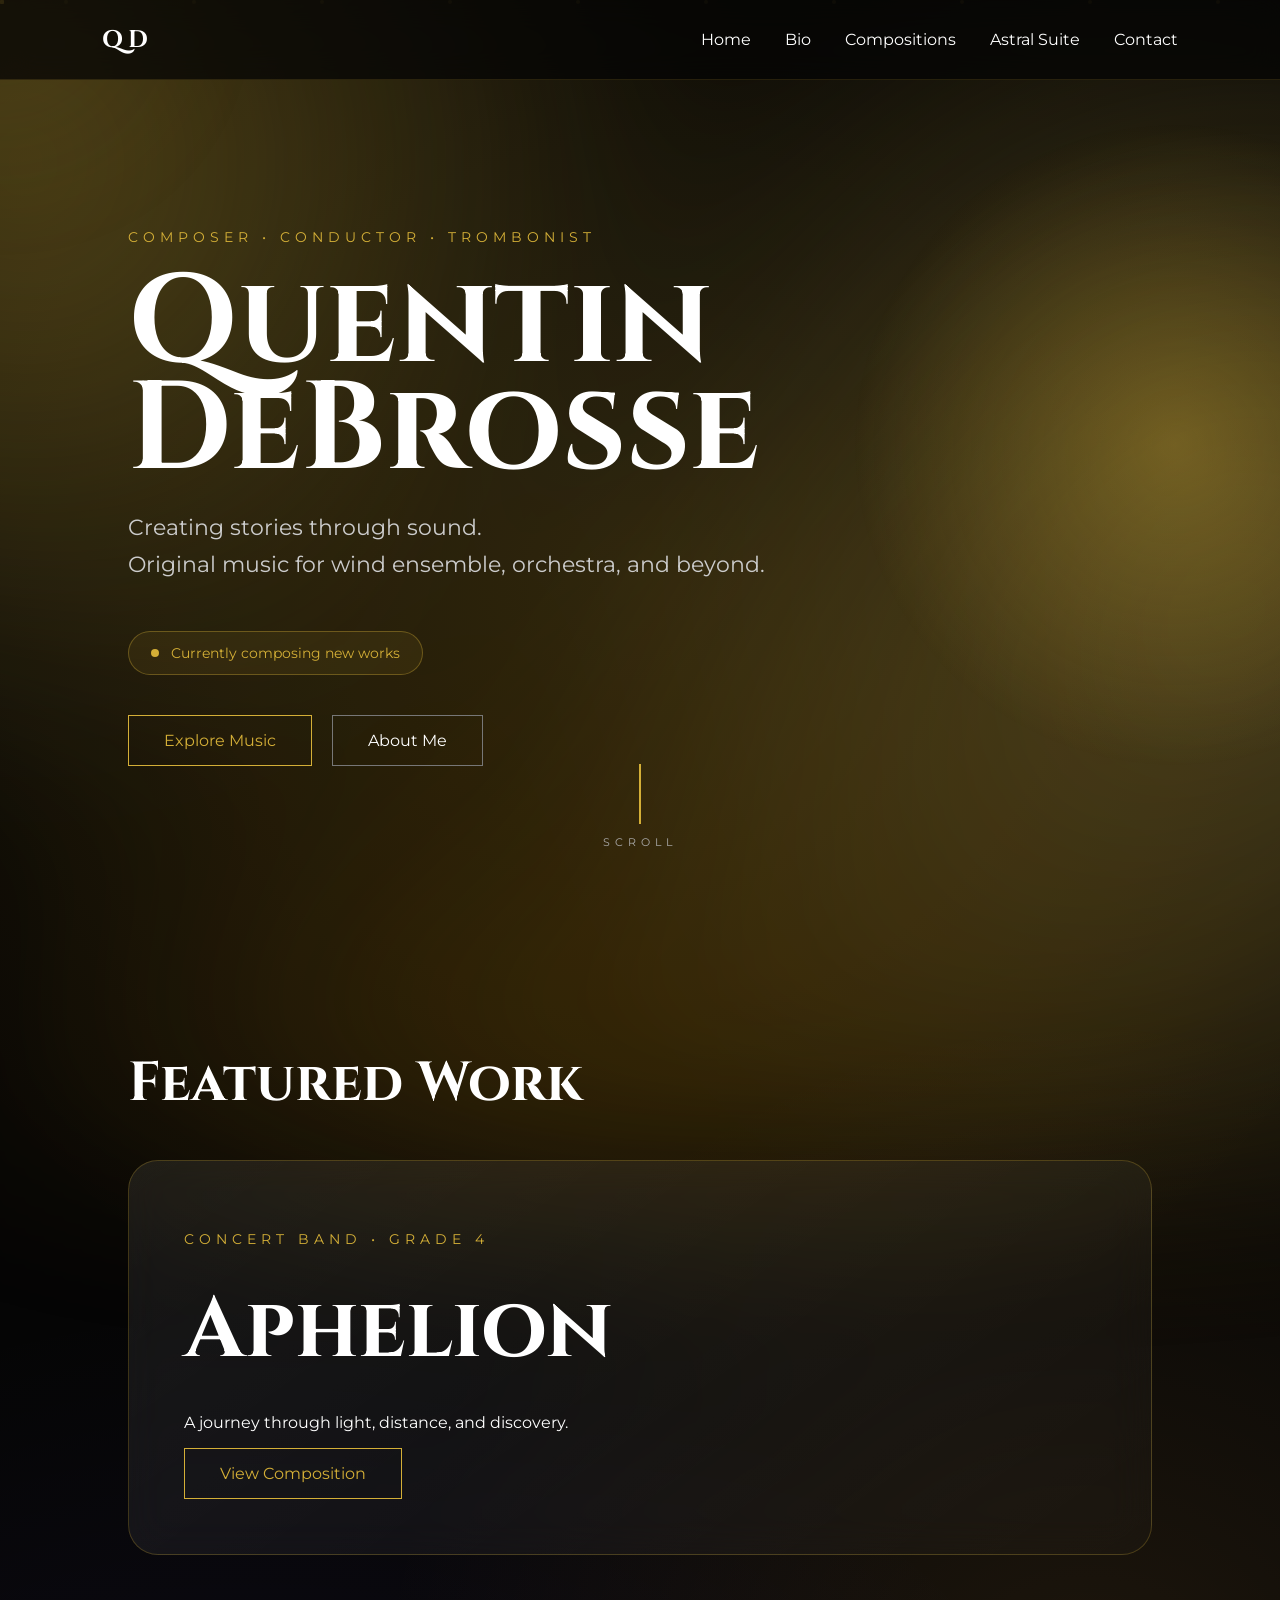
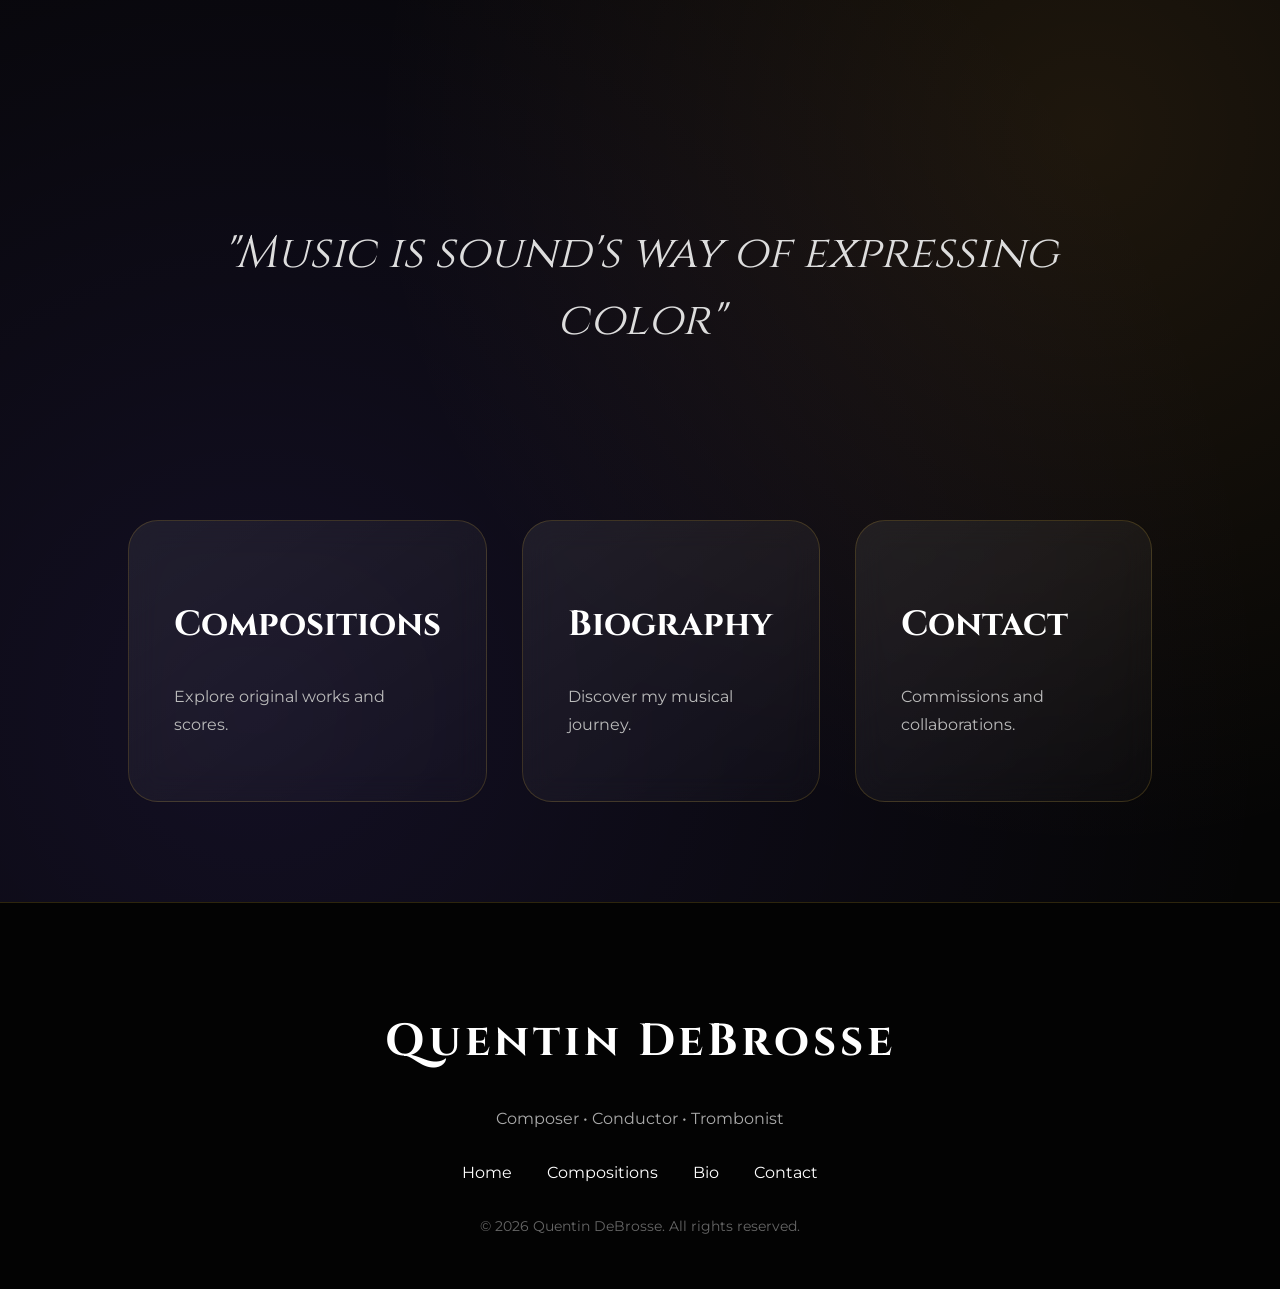
<file: index.html>
<!DOCTYPE html>
<html>

<head>

    <meta name="google-site-verification" content="NuVpgg8cR7pKv-qoati-zBsGGiePqB0KEcxnn46p9js" />

<!-- Quentin DeBrosse structured data -->
<script type="application/ld+json">
{
  "@context": "https://schema.org",
  "@graph": [

    {
      "@type": "Person",
      "@id": "https://quentin-debrosse.github.io/#person",
      "name": "Quentin DeBrosse",
      "url": "https://quentin-debrosse.github.io/",
      "image": "https://quentin-debrosse.github.io/images/IMG_5074.JPG",
      "jobTitle": [
        "Composer",
        "Conductor",
        "Bass Trombonist"
      ],
      "description": "Quentin DeBrosse is a composer, conductor, and bass trombonist who writes music for wind ensemble and studies conducting and bass trombone.",
      "sameAs": [
        "https://www.youtube.com/@quentindebrosse"
      ],
      "knowsAbout": [
        "Music composition",
        "Wind ensemble composition",
        "Music arranging",
        "Conducting",
        "Bass trombone",
        "Concert band",
        "Choral music"
      ],
      "award": [
        "First Chair Honor Band",
        "Colorado Middle School All-State Choir"
      ]
    },

    {
      "@type": "MusicComposition",
      "@id": "https://quentin-debrosse.github.io/#where-light-remains",
      "name": "Where Light Remains — An Astral Suite",
      "alternateName": "The Astral Suite",
      "composer": {
        "@id": "https://quentin-debrosse.github.io/#person"
      },
      "description": "An in-progress suite for full wind ensemble by composer Quentin DeBrosse.",
      "hasPart": [
        {
          "@id": "https://quentin-debrosse.github.io/#aphelion"
        },
        {
          "@id": "https://quentin-debrosse.github.io/#umbra"
        }
      ]
    },

    {
      "@type": "MusicComposition",
      "@id": "https://quentin-debrosse.github.io/#aphelion",
      "name": "Aphelion",
      "composer": {
        "@id": "https://quentin-debrosse.github.io/#person"
      },
      "isPartOf": {
        "@id": "https://quentin-debrosse.github.io/#where-light-remains"
      },
      "description": "A composition for full wind ensemble by Quentin DeBrosse and a movement of Where Light Remains — An Astral Suite."
    },

    {
      "@type": "MusicComposition",
      "@id": "https://quentin-debrosse.github.io/#umbra",
      "name": "Umbra",
      "composer": {
        "@id": "https://quentin-debrosse.github.io/#person"
      },
      "isPartOf": {
        "@id": "https://quentin-debrosse.github.io/#where-light-remains"
      },
      "description": "A composition for full wind ensemble by Quentin DeBrosse and a movement of Where Light Remains — An Astral Suite."
    },

    {
      "@type": "ItemList",
      "@id": "https://quentin-debrosse.github.io/#works",
      "name": "Works by Quentin DeBrosse",
      "itemListElement": [
        {
          "@type": "ListItem",
          "position": 1,
          "item": {
            "@id": "https://quentin-debrosse.github.io/#aphelion"
          }
        },
        {
          "@type": "ListItem",
          "position": 2,
          "item": {
            "@id": "https://quentin-debrosse.github.io/#umbra"
          }
        },
        {
          "@type": "ListItem",
          "position": 3,
          "item": {
            "@id": "https://quentin-debrosse.github.io/#where-light-remains"
          }
        }
      ]
    }

  ]
}
</script>

    
<title>Quentin DeBrosse | Composer</title>

<link rel="stylesheet" href="style.css?v=101">

<link rel="icon" type="image/png" href="favicon.png">
<link rel="shortcut icon" href="favicon.png">

</head>


<body>


<!-- PAGE LOADER -->

<div class="page-loader">

    <div class="loader-logo">
        QD
    </div>

</div>




<!-- GOLD AMBIENT BACKGROUND -->

<div class="ambient-background"></div>




<!-- MOUSE GLOW -->

<div class="mouse-glow"></div>





<!-- PARTICLES -->

<div class="particles">

<span></span><span></span><span></span><span></span><span></span>
<span></span><span></span><span></span><span></span><span></span>
<span></span><span></span><span></span><span></span><span></span>
<span></span><span></span><span></span><span></span><span></span>
<span></span><span></span><span></span><span></span><span></span>

</div>






<nav>

<h2>
QD
</h2>


<div>

<a href="index.html">
Home
</a>

<a href="bio.html">
Bio
</a>

<a href="compositions.html">
Compositions
</a>

<a href="astral-suite.html">
Astral Suite
</a>

<a href="contact.html">
Contact
</a>

</div>

</nav>









<section class="hero">


<div class="background-shape"></div>




<div class="hero-content">


<p class="eyebrow">
COMPOSER • CONDUCTOR • TROMBONIST
</p>




<h1>
Quentin<br>
DeBrosse
</h1>





<p class="hero-description">

Creating stories through sound.<br>
Original music for wind ensemble, orchestra, and beyond.

</p>




<div class="status-badge">

<span></span>

Currently composing new works

</div>





<div class="hero-buttons">


<a class="button" href="compositions.html">

Explore Music

</a>




<a class="button secondary" href="bio.html">

About Me

</a>



</div>




</div>





<div class="scroll-indicator">

<span></span>

<p>
SCROLL
</p>

</div>



</section>









<section class="featured">


<h2>
Featured Work
</h2>





<div class="feature-card">


<p class="eyebrow">
CONCERT BAND • GRADE 4
</p>




<h3>
Aphelion
</h3>




<p>
A journey through light, distance, and discovery.
</p>




<a class="button" href="compositions.html">

View Composition

</a>




</div>



</section>









<section class="quote-section">


<p>

"Music is sound's way of expressing color"

</p>


</section>









<section class="quick-links">



<a href="compositions.html">


<h3>
Compositions
</h3>


<p>
Explore original works and scores.
</p>


</a>






<a href="bio.html">


<h3>
Biography
</h3>


<p>
Discover my musical journey.
</p>


</a>







<a href="contact.html">


<h3>
Contact
</h3>


<p>
Commissions and collaborations.
</p>


</a>





</section>









<footer>


<h2>
Quentin DeBrosse
</h2>




<p>
Composer • Conductor • Trombonist
</p>





<div class="footer-links">


<a href="index.html">
Home
</a>


<a href="compositions.html">
Compositions
</a>


<a href="bio.html">
Bio
</a>


<a href="contact.html">
Contact
</a>


</div>






<p class="copyright">

© 2026 Quentin DeBrosse. All rights reserved.

</p>




</footer>







<script>

const glow = document.querySelector(".mouse-glow");


document.addEventListener("mousemove", e => {

    glow.style.left = e.clientX + "px";

    glow.style.top = e.clientY + "px";

});


</script>





</body>

</html>
</file>
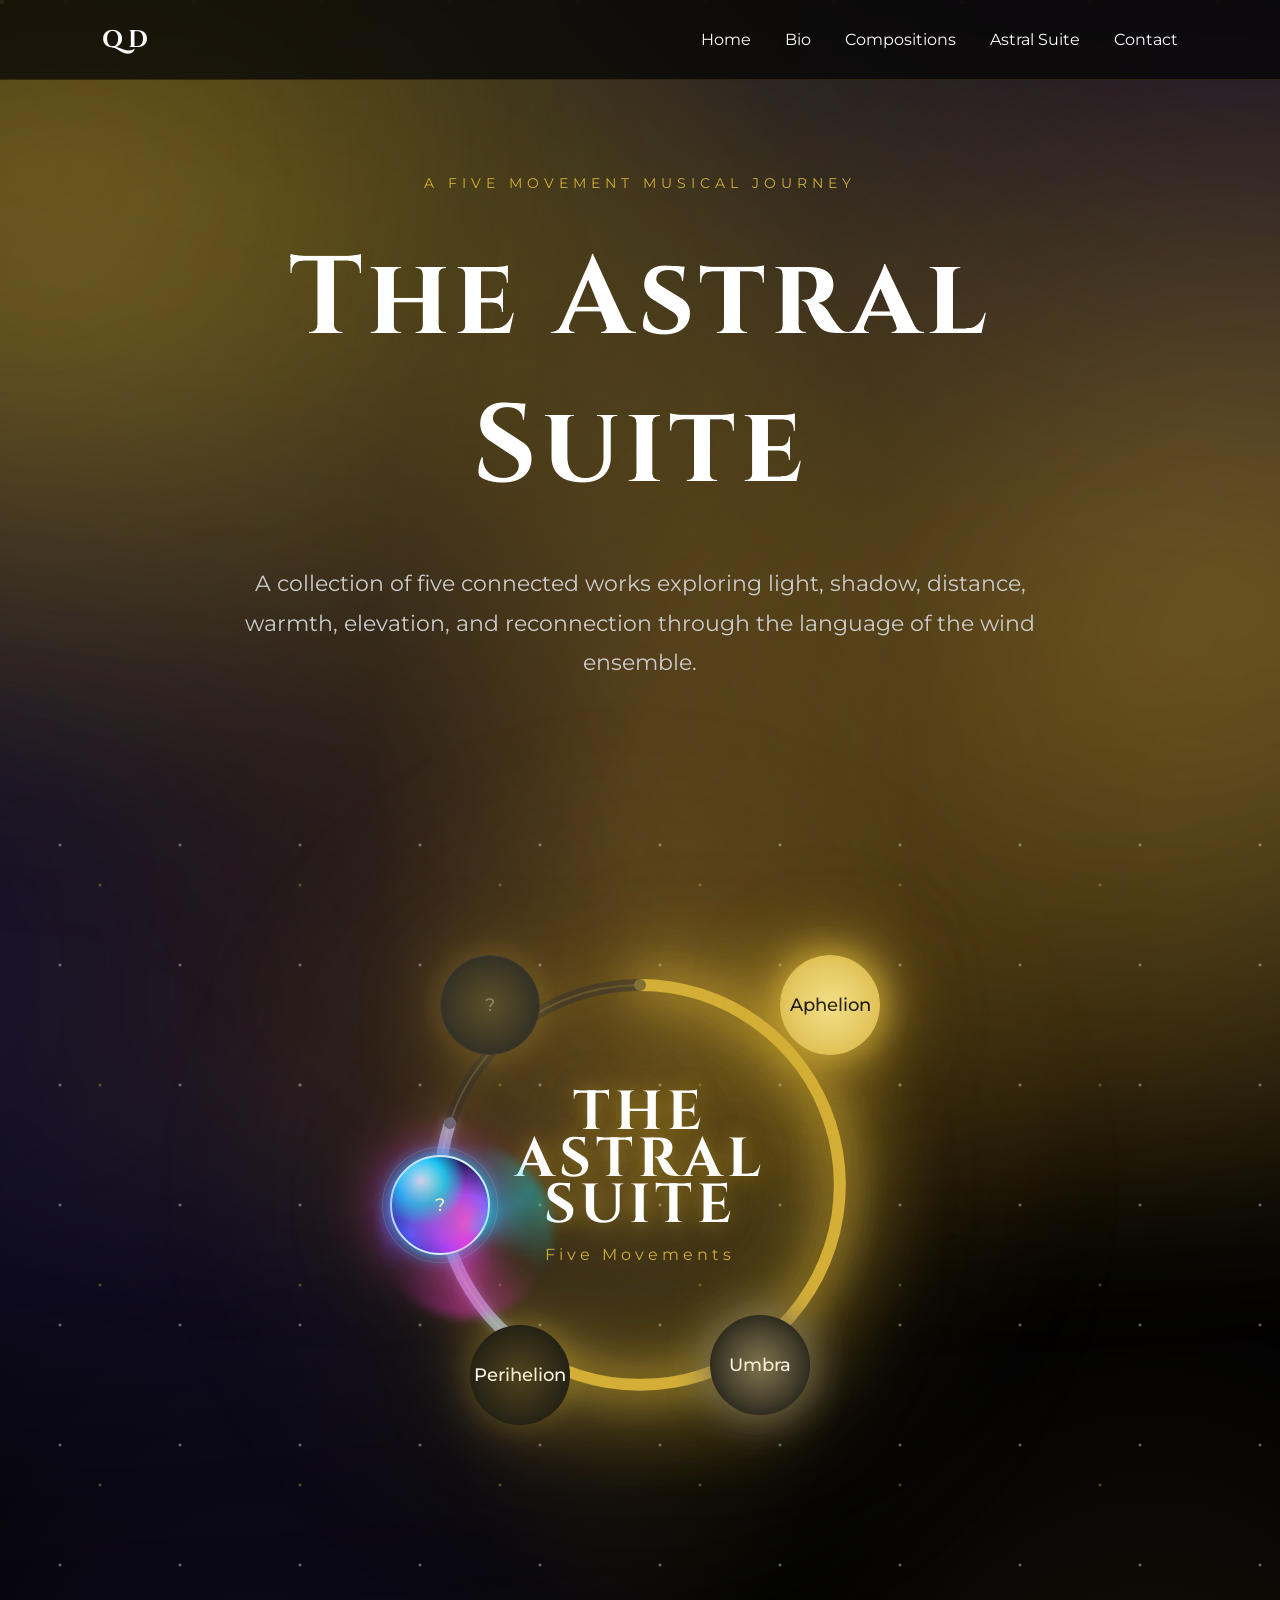
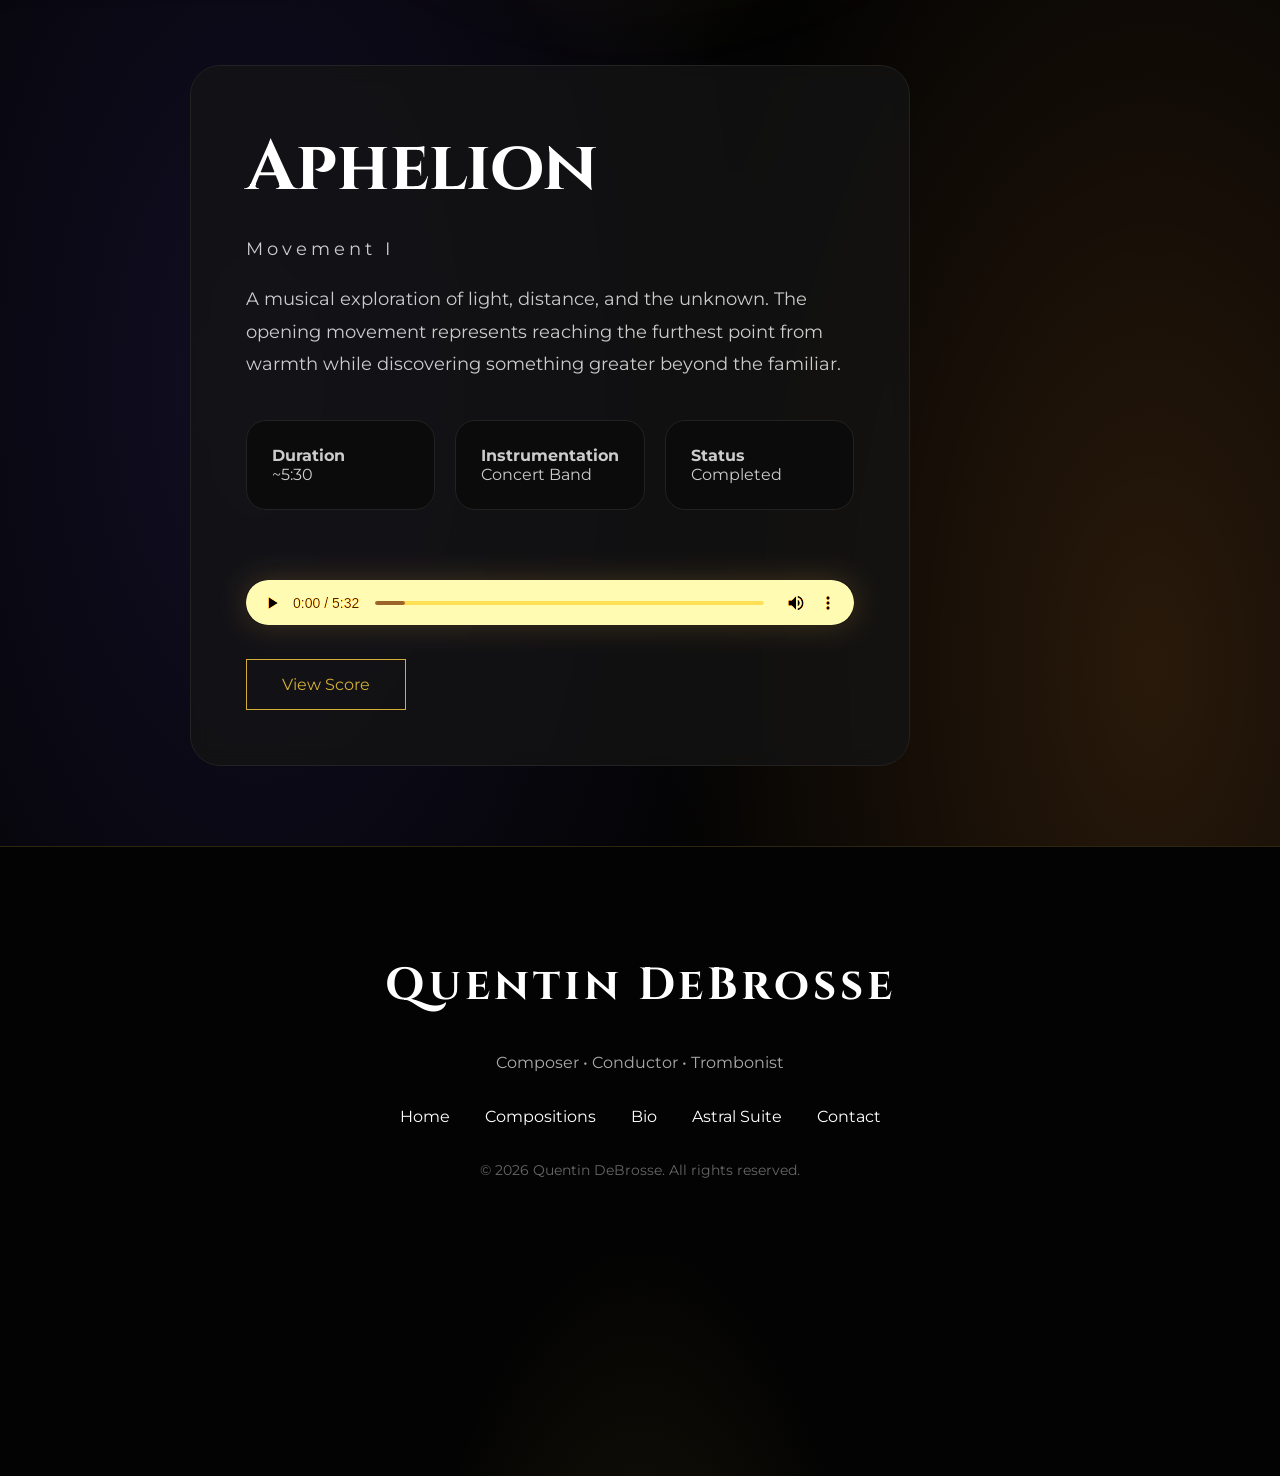
<file: astral-suite.html>
<!DOCTYPE html>
<html lang="en">

<head>

<meta charset="UTF-8">
<meta name="viewport" content="width=device-width, initial-scale=1.0">

<title>The Astral Suite | Quentin DeBrosse</title>

<link rel="stylesheet" href="style.css?v=202">

<link rel="icon" type="image/png" href="favicon.png">
<link rel="shortcut icon" href="favicon.png">

</head>

<body>

<div class="ambient-background"></div>

<div class="particles">

<span></span><span></span><span></span><span></span><span></span>
<span></span><span></span><span></span><span></span><span></span>
<span></span><span></span><span></span><span></span><span></span>

</div>


<nav>

<h2>QD</h2>

<div>

<a href="index.html">Home</a>

<a href="bio.html">Bio</a>

<a href="compositions.html">Compositions</a>

<a href="astral-suite.html">Astral Suite</a>

<a href="contact.html">Contact</a>

</div>

</nav>



<section class="suite-hero">

<p class="eyebrow">
A FIVE MOVEMENT MUSICAL JOURNEY
</p>

<h1>
The Astral Suite
</h1>

<p class="suite-description">

A collection of five connected works exploring light, shadow, distance, warmth, elevation, and reconnection through the language of the wind ensemble.

</p>

</section>



<section class="orbit-section">

<div class="orbit-container">


<svg class="orbit-ring" viewBox="0 0 600 600">

<circle
cx="300"
cy="300"
r="200"
class="orbit-base"
/>


<!-- MOVEMENT I -->

<path
id="movement1"
class="orbit-segment active"
d="M300 100
A200 200 0 0 1 490 238"
/>


<!-- MOVEMENT II -->

<path
id="movement2"
class="orbit-segment active"
d="M490 238
A200 200 0 0 1 417 462"
/>


<!-- MOVEMENT III -->

<path
id="movement3"
class="orbit-segment active"
d="M417 462
A200 200 0 0 1 183 462"
/>


<!-- MOVEMENT IV -->

<path
id="movement4"
class="orbit-segment preview-segment"
d="M183 462
A200 200 0 0 1 110 238"
/>


<!-- MOVEMENT V -->

<path
id="movement5"
class="orbit-segment locked"
d="M110 238
A200 200 0 0 1 300 100"
/>

</svg>



<div class="suite-center">

<h2>
THE<br>
ASTRAL<br>
SUITE
</h2>

<p>
Five Movements
</p>

</div>



<!-- APHELION -->

<button
class="planet planet1 aphelion-planet"
data-target="aphelion">

<span>
Aphelion
</span>

</button>



<!-- UMBRA -->

<button
class="planet planet2 umbra-planet"
data-target="umbra">

<span>
Umbra
</span>

</button>



<!-- PERIHELION -->

<button
class="planet planet3 perihelion-planet"
data-target="perihelion">

<span>
Perihelion
</span>

</button>



<!-- ZENITH PREVIEW -->

<button
class="planet planet4 preview-planet zenith-planet"
data-target="zenith-preview">

<span>
?
</span>

</button>



<!-- MOVEMENT V -->

<button
class="planet locked planet5"
data-target="locked3">

<span>
?
</span>

</button>


</div>

</section>



<section class="movement-display">

<div id="movement-content">



<!-- APHELION -->

<div
class="movement-panel active-panel"
id="aphelion">

<h2>
Aphelion
</h2>

<p class="movement-subtitle">
Movement I
</p>

<p>

A musical exploration of light, distance, and the unknown. The opening movement represents reaching the furthest point from warmth while discovering something greater beyond the familiar.

</p>

<div class="movement-meta">

<div>

<strong>
Duration
</strong>

<br>

~5:30

</div>

<div>

<strong>
Instrumentation
</strong>

<br>

Concert Band

</div>

<div>

<strong>
Status
</strong>

<br>

Completed

</div>

</div>

<audio controls preload="metadata">

<source
src="audio/aphelion.mp3"
type="audio/mpeg">

</audio>

<div class="buttons">

<a
class="button"
href="scores/aphelion.pdf"
target="_blank">

View Score

</a>

</div>

</div>



<!-- UMBRA -->

<div
class="movement-panel"
id="umbra">

<h2>
Umbra
</h2>

<p class="movement-subtitle">
Movement II
</p>

<p>

The second movement of the Astral Suite explores contrast, shadow, and the moments between darkness and light. Where Aphelion reaches outward, Umbra turns inward.

</p>

<div class="movement-meta">

<div>

<strong>
Duration
</strong>

<br>

~2:50

</div>

<div>

<strong>
Instrumentation
</strong>

<br>

Concert Band

</div>

<div>

<strong>
Status
</strong>

<br>

Completed

</div>

</div>

<audio controls preload="metadata">

<source
src="audio/umbra.mp3"
type="audio/mpeg">

</audio>

<div class="buttons">

<a
class="button"
href="scores/umbra.pdf"
target="_blank">

View Score

</a>

</div>

</div>



<!-- PERIHELION -->

<div
class="movement-panel"
id="perihelion">

<h2>
Perihelion
</h2>

<p class="movement-subtitle">
Movement III
</p>

<p>

A return toward warmth and light. Perihelion explores reconnection, renewal, and the feeling of finding your way back to something familiar.

</p>

<div class="movement-meta">

<div>

<strong>
Duration
</strong>

<br>

~4:00

</div>

<div>

<strong>
Instrumentation
</strong>

<br>

Concert Band

</div>

<div>

<strong>
Status
</strong>

<br>

Completed

</div>

</div>

<audio controls preload="metadata">

<source
src="audio/perihelion.mp3"
type="audio/mpeg">

</audio>

<div class="buttons">

<a
class="button"
href="scores/perihelion.pdf"
target="_blank">

View Score

</a>

</div>

</div>



<!-- ZENITH PREVIEW -->

<div
class="movement-panel preview-panel zenith-preview-panel"
id="zenith-preview">

<h2>
???
</h2>

<p class="movement-subtitle">
Movement IV
</p>

<p>

After the warmth of return comes a moment of arrival — a point where distance gives way to perspective, and the world below suddenly feels different.

This chapter explores elevation, clarity, and the feeling of reaching a place where everything can finally be seen from above.

</p>

<div class="movement-meta">

<div>

<strong>
Status
</strong>

<br>

In Progress

</div>

<div>

<strong>
Theme
</strong>

<br>

Elevation & Perspective

</div>

<div>

<strong>
Release
</strong>

<br>

Coming Soon

</div>

</div>

<div class="locked-message">

PREVIEW ONLY

</div>

</div>



<!-- MOVEMENT V -->

<div
class="movement-panel locked-panel"
id="locked3">

<h2>
???
</h2>

<p class="movement-subtitle">
Movement V
</p>

<p>

The final movement remains unwritten.

</p>

<div class="locked-message">

COMING SOON

</div>

</div>


</div>

</section>



<footer>

<h2>
Quentin DeBrosse
</h2>

<p>
Composer • Conductor • Trombonist
</p>

<div class="footer-links">

<a href="index.html">
Home
</a>

<a href="compositions.html">
Compositions
</a>

<a href="bio.html">
Bio
</a>

<a href="astral-suite.html">
Astral Suite
</a>

<a href="contact.html">
Contact
</a>

</div>

<p class="copyright">

© 2026 Quentin DeBrosse. All rights reserved.

</p>

</footer>



<script>

const planets = document.querySelectorAll(".planet");

const panels = document.querySelectorAll(".movement-panel");


planets.forEach(planet => {

planet.addEventListener("click", () => {

const target = planet.dataset.target;


panels.forEach(panel => {

panel.classList.remove("active-panel");

});


const selectedPanel = document.getElementById(target);

if (!selectedPanel) return;

selectedPanel.classList.add("active-panel");


setTimeout(() => {

selectedPanel.scrollIntoView({

behavior: "smooth",

block: "center"

});

}, 300);

});

});

</script>


</body>

</html>
</file>
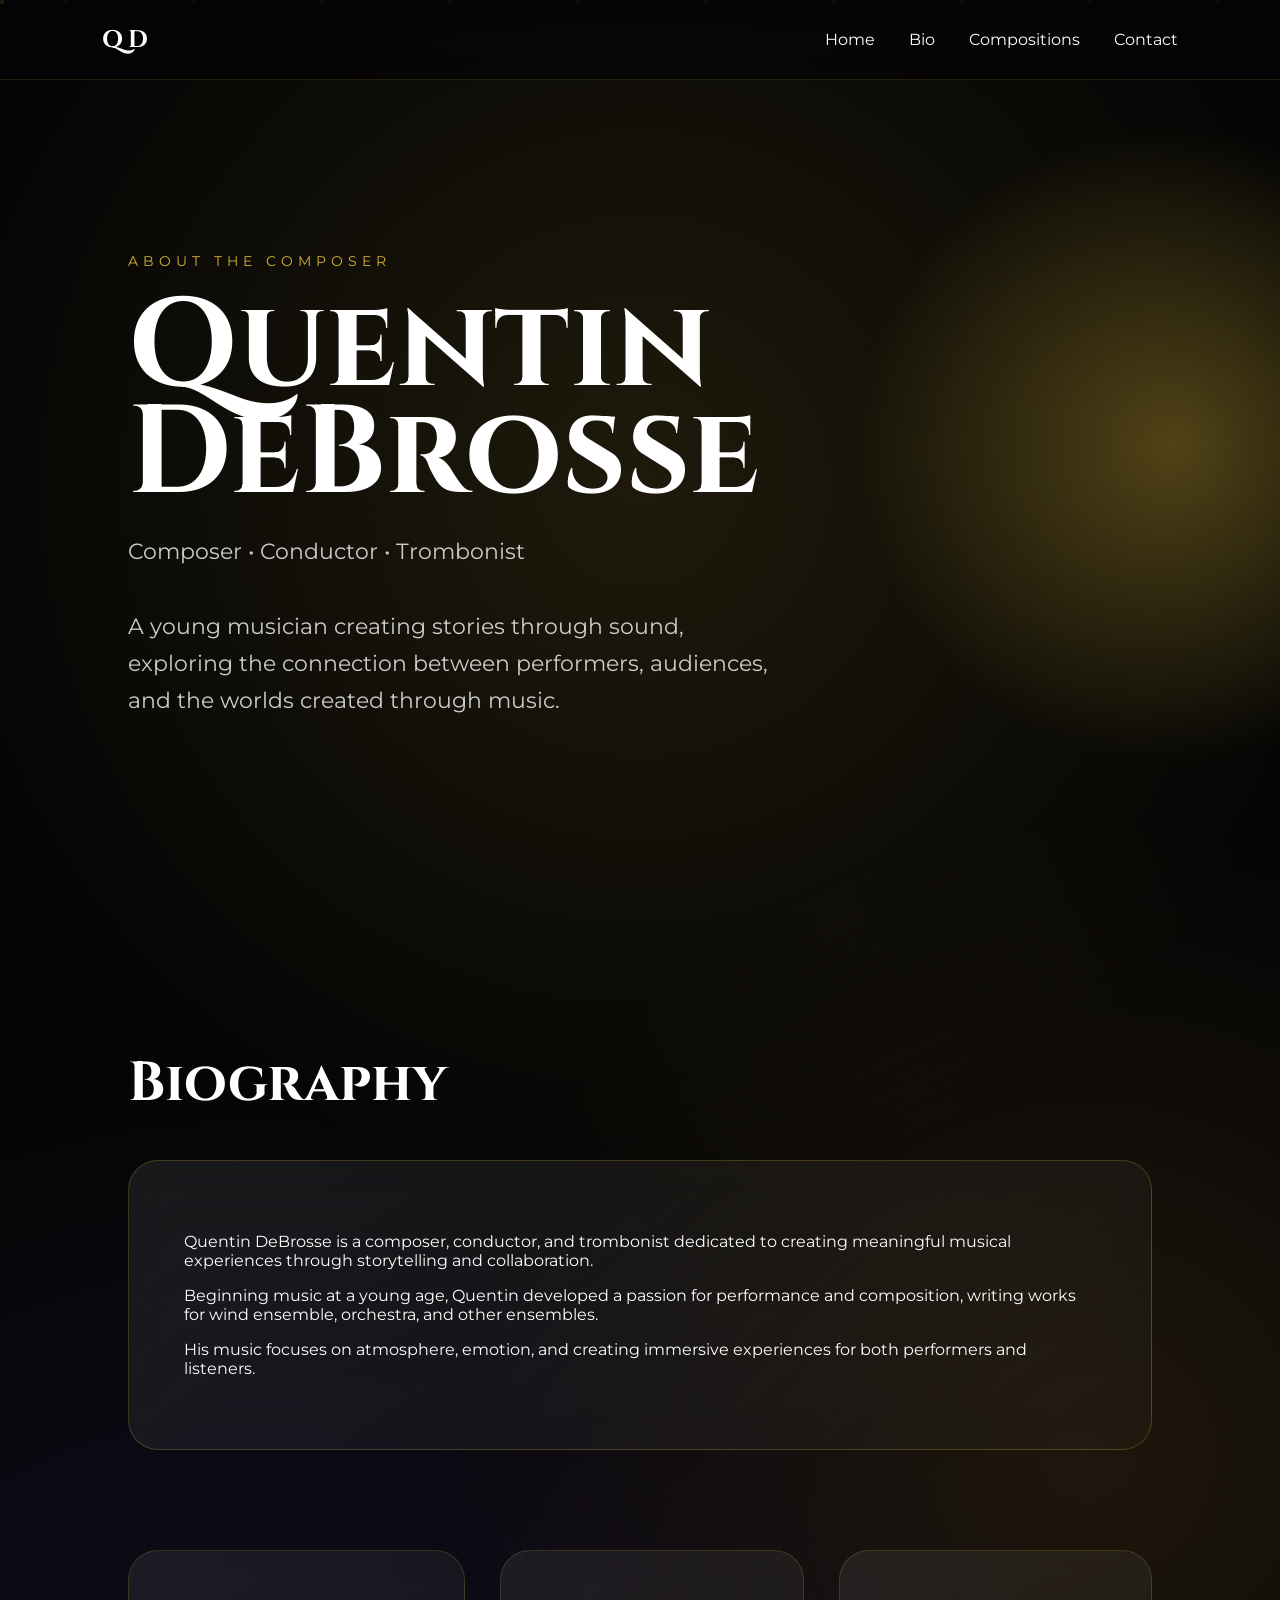
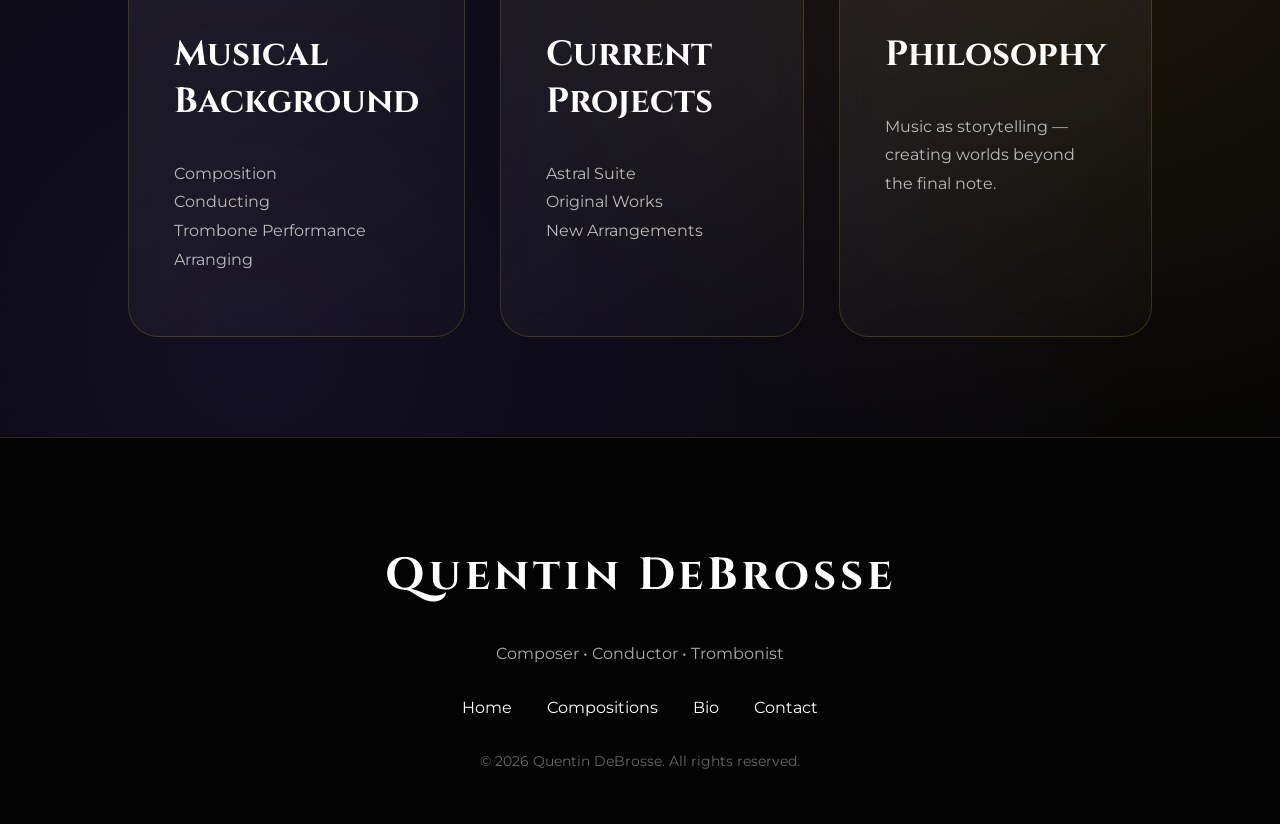
<file: bio.html>
<!DOCTYPE html>
<html>

<head>
<title>Biography | Quentin DeBrosse</title>
<link rel="stylesheet" href="style.css?v=5">
</head>


<body>


<div class="particles">

<span></span><span></span><span></span><span></span><span></span>
<span></span><span></span><span></span><span></span><span></span>
<span></span><span></span><span></span><span></span><span></span>

</div>




<nav>

<h2>QD</h2>

<div>
<a href="index.html">Home</a>
<a href="bio.html">Bio</a>
<a href="compositions.html">Compositions</a>
<a href="contact.html">Contact</a>
</div>

</nav>





<section class="hero">


<div class="background-shape"></div>


<div class="hero-content">


<p class="eyebrow">
ABOUT THE COMPOSER
</p>



<h1>
Quentin<br>
DeBrosse
</h1>



<p class="hero-description">

Composer • Conductor • Trombonist

<br><br>

A young musician creating stories through sound, exploring the connection between performers, audiences, and the worlds created through music.

</p>


</div>


</section>







<section class="featured">


<h2>
Biography
</h2>



<div class="feature-card">


<p>

Quentin DeBrosse is a composer, conductor, and trombonist dedicated to creating meaningful musical experiences through storytelling and collaboration.

</p>



<p>

Beginning music at a young age, Quentin developed a passion for performance and composition, writing works for wind ensemble, orchestra, and other ensembles.

</p>



<p>

His music focuses on atmosphere, emotion, and creating immersive experiences for both performers and listeners.

</p>


</div>


</section>








<section class="quick-links">


<a href="#">

<h3>
Musical Background
</h3>

<p>
Composition<br>
Conducting<br>
Trombone Performance<br>
Arranging
</p>

</a>





<a href="#">

<h3>
Current Projects
</h3>

<p>
Astral Suite<br>
Original Works<br>
New Arrangements
</p>

</a>





<a href="#">

<h3>
Philosophy
</h3>

<p>
Music as storytelling — creating worlds beyond the final note.
</p>

</a>


</section>






<footer>

<h2>Quentin DeBrosse</h2>

<p>
Composer • Conductor • Trombonist
</p>


<div class="footer-links">

<a href="index.html">Home</a>
<a href="compositions.html">Compositions</a>
<a href="bio.html">Bio</a>
<a href="contact.html">Contact</a>

</div>


<p class="copyright">
© 2026 Quentin DeBrosse. All rights reserved.
</p>


</footer>





</body>

</html>
</file>
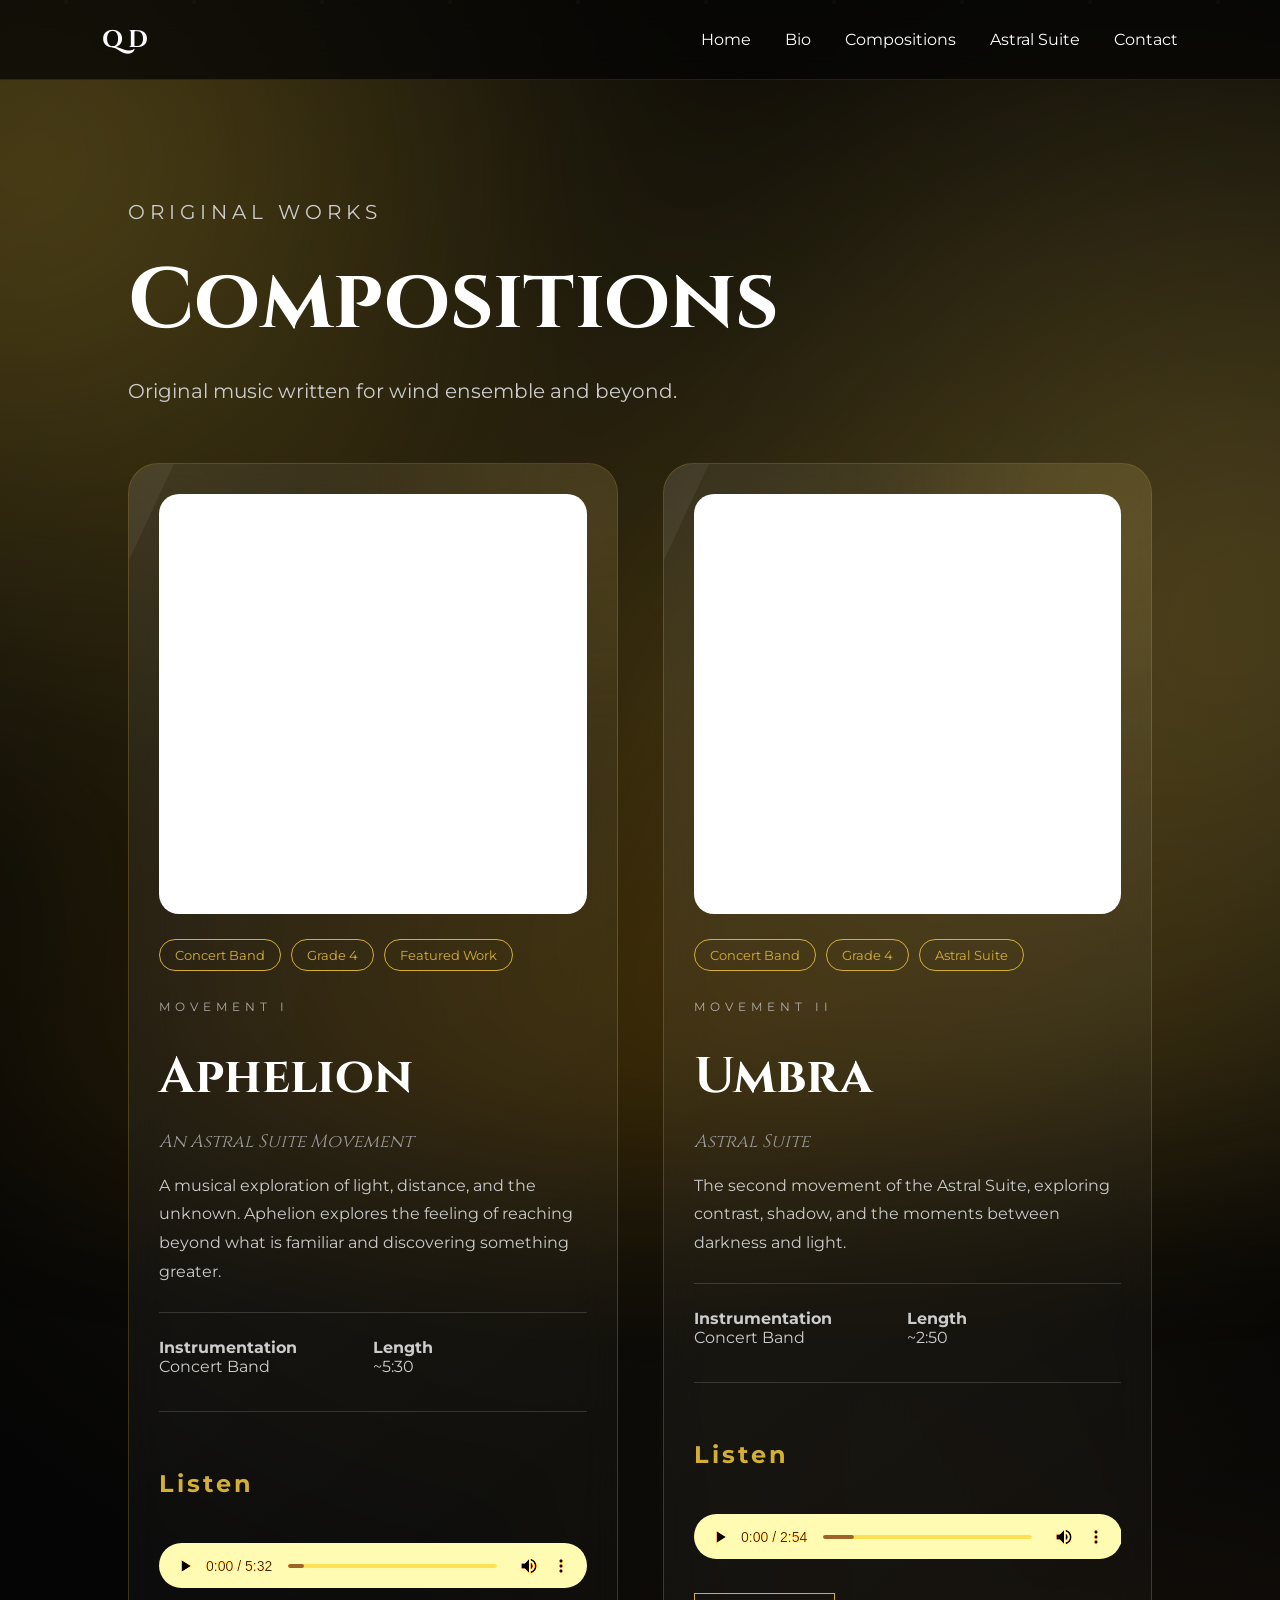
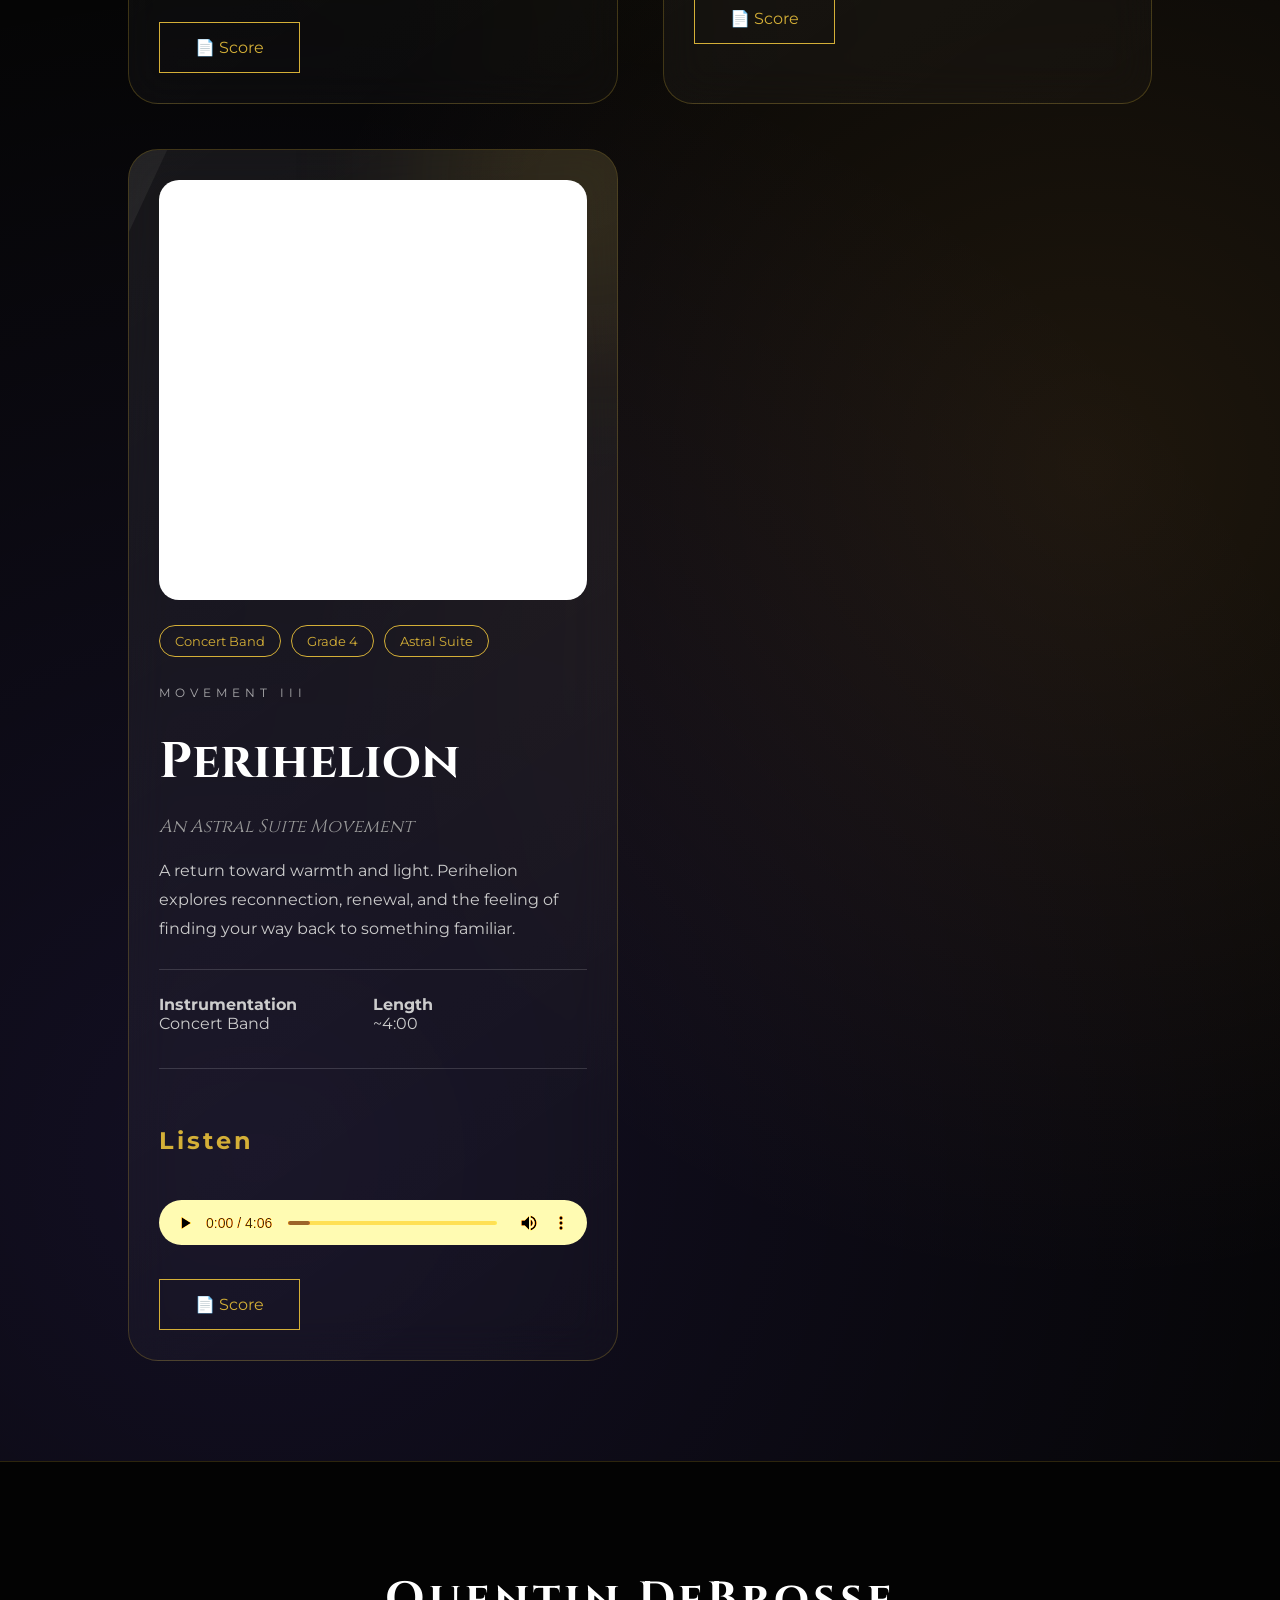
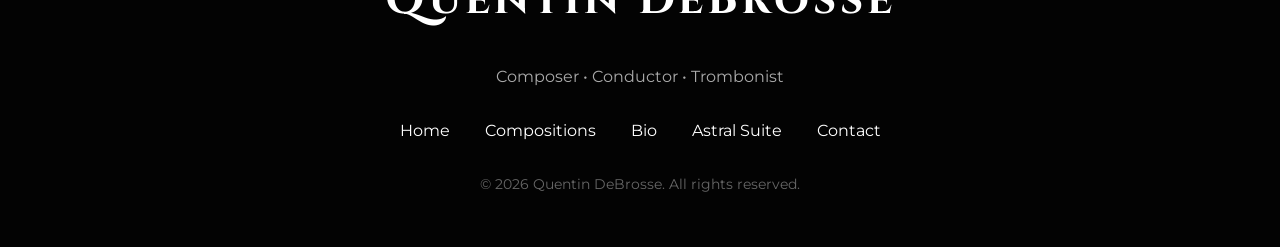
<file: compositions.html>
<!DOCTYPE html>

<html>

<head>

<title>Compositions | Quentin DeBrosse</title>

<link rel="stylesheet" href="style.css?v=101">

<link rel="icon" type="image/png" href="favicon.png">
<link rel="shortcut icon" href="favicon.png">

</head>


<body>


<div class="ambient-background"></div>


<div class="particles">

<span></span><span></span><span></span><span></span><span></span>
<span></span><span></span><span></span><span></span><span></span>

</div>





<nav>

<h2>
QD
</h2>


<div>

<a href="index.html">Home</a>

<a href="bio.html">Bio</a>

<a href="compositions.html">Compositions</a>

<a href="astral-suite.html">Astral Suite</a>

<a href="contact.html">Contact</a>

</div>

</nav>





<section class="composition-page">



<div class="composition-header">


<p class="eyebrow">
ORIGINAL WORKS
</p>



<h1>
Compositions
</h1>



<p>
Original music written for wind ensemble and beyond.
</p>


</div>







<div class="composition-grid">







<!-- APHELION -->

<div class="composition-card">


<div class="card-glow"></div>




<div class="score-preview">


<div class="score-overlay">

<span>
VIEW SCORE
</span>

</div>


<iframe src="https://Quentin-DeBrosse.github.io/scores/aphelion.pdf"></iframe>


</div>






<div class="tags">

<span>
Concert Band
</span>

<span>
Grade 4
</span>

<span>
Featured Work
</span>

</div>






<p class="movement-number">
MOVEMENT I
</p>






<h2>
Aphelion
</h2>




<h3>
An Astral Suite Movement
</h3>





<p>

A musical exploration of light, distance, and the unknown. Aphelion explores the feeling of reaching beyond what is familiar and discovering something greater.

</p>





<div class="info">


<div>

<strong>
Instrumentation
</strong>

<br>

Concert Band

</div>



<div>

<strong>
Length
</strong>

<br>

~5:30

</div>



</div>





<div class="audio-section">


<h4>
Listen
</h4>


<audio controls preload="metadata">

<source src="./audio/aphelion.mp3" type="audio/mpeg">

Your browser does not support the audio element.

</audio>


</div>





<div class="buttons">


<a class="button"
href="https://Quentin-DeBrosse.github.io/scores/aphelion.pdf"
target="_blank">

📄 Score

</a>


</div>



</div>









<!-- UMBRA -->

<div class="composition-card">


<div class="card-glow"></div>




<div class="score-preview">


<div class="score-overlay">

<span>
VIEW SCORE
</span>

</div>


<iframe src="https://Quentin-DeBrosse.github.io/scores/umbra.pdf"></iframe>


</div>






<div class="tags">

<span>
Concert Band
</span>

<span>
Grade 4
</span>

<span>
Astral Suite
</span>

</div>





<p class="movement-number">
MOVEMENT II
</p>





<h2>
Umbra
</h2>





<h3>
Astral Suite
</h3>





<p>

The second movement of the Astral Suite, exploring contrast, shadow, and the moments between darkness and light.

</p>






<div class="info">


<div>

<strong>
Instrumentation
</strong>

<br>

Concert Band

</div>



<div>

<strong>
Length
</strong>

<br>

~2:50

</div>



</div>





<div class="audio-section">


<h4>
Listen
</h4>


<audio controls preload="metadata">

<source src="./audio/umbra.mp3" type="audio/mpeg">

Your browser does not support the audio element.

</audio>


</div>







<div class="buttons">


<a class="button"
href="https://Quentin-DeBrosse.github.io/scores/umbra.pdf"
target="_blank">

📄 Score

</a>


</div>



</div>









<!-- PERIHELION -->

<div class="composition-card">


<div class="card-glow"></div>




<div class="score-preview">


<div class="score-overlay">

<span>
VIEW SCORE
</span>

</div>


<iframe src="https://Quentin-DeBrosse.github.io/scores/perihelion.pdf"></iframe>


</div>






<div class="tags">

<span>
Concert Band
</span>

<span>
Grade 4
</span>

<span>
Astral Suite
</span>

</div>





<p class="movement-number">
MOVEMENT III
</p>





<h2>
Perihelion
</h2>





<h3>
An Astral Suite Movement
</h3>





<p>

A return toward warmth and light. Perihelion explores reconnection, renewal, and the feeling of finding your way back to something familiar.

</p>






<div class="info">


<div>

<strong>
Instrumentation
</strong>

<br>

Concert Band

</div>



<div>

<strong>
Length
</strong>

<br>

~4:00

</div>



</div>





<div class="audio-section">


<h4>
Listen
</h4>


<audio controls preload="metadata">

<source src="./audio/perihelion.mp3" type="audio/mpeg">

Your browser does not support the audio element.

</audio>


</div>







<div class="buttons">


<a class="button"
href="https://Quentin-DeBrosse.github.io/scores/perihelion.pdf"
target="_blank">

📄 Score

</a>


</div>



</div>







</div>


</section>









<footer>


<h2>
Quentin DeBrosse
</h2>



<p>
Composer • Conductor • Trombonist
</p>





<div class="footer-links">


<a href="index.html">
Home
</a>


<a href="compositions.html">
Compositions
</a>


<a href="bio.html">
Bio
</a>


<a href="astral-suite.html">
Astral Suite
</a>


<a href="contact.html">
Contact
</a>


</div>







<p class="copyright">

© 2026 Quentin DeBrosse. All rights reserved.

</p>



</footer>






</body>

</html>
</file>
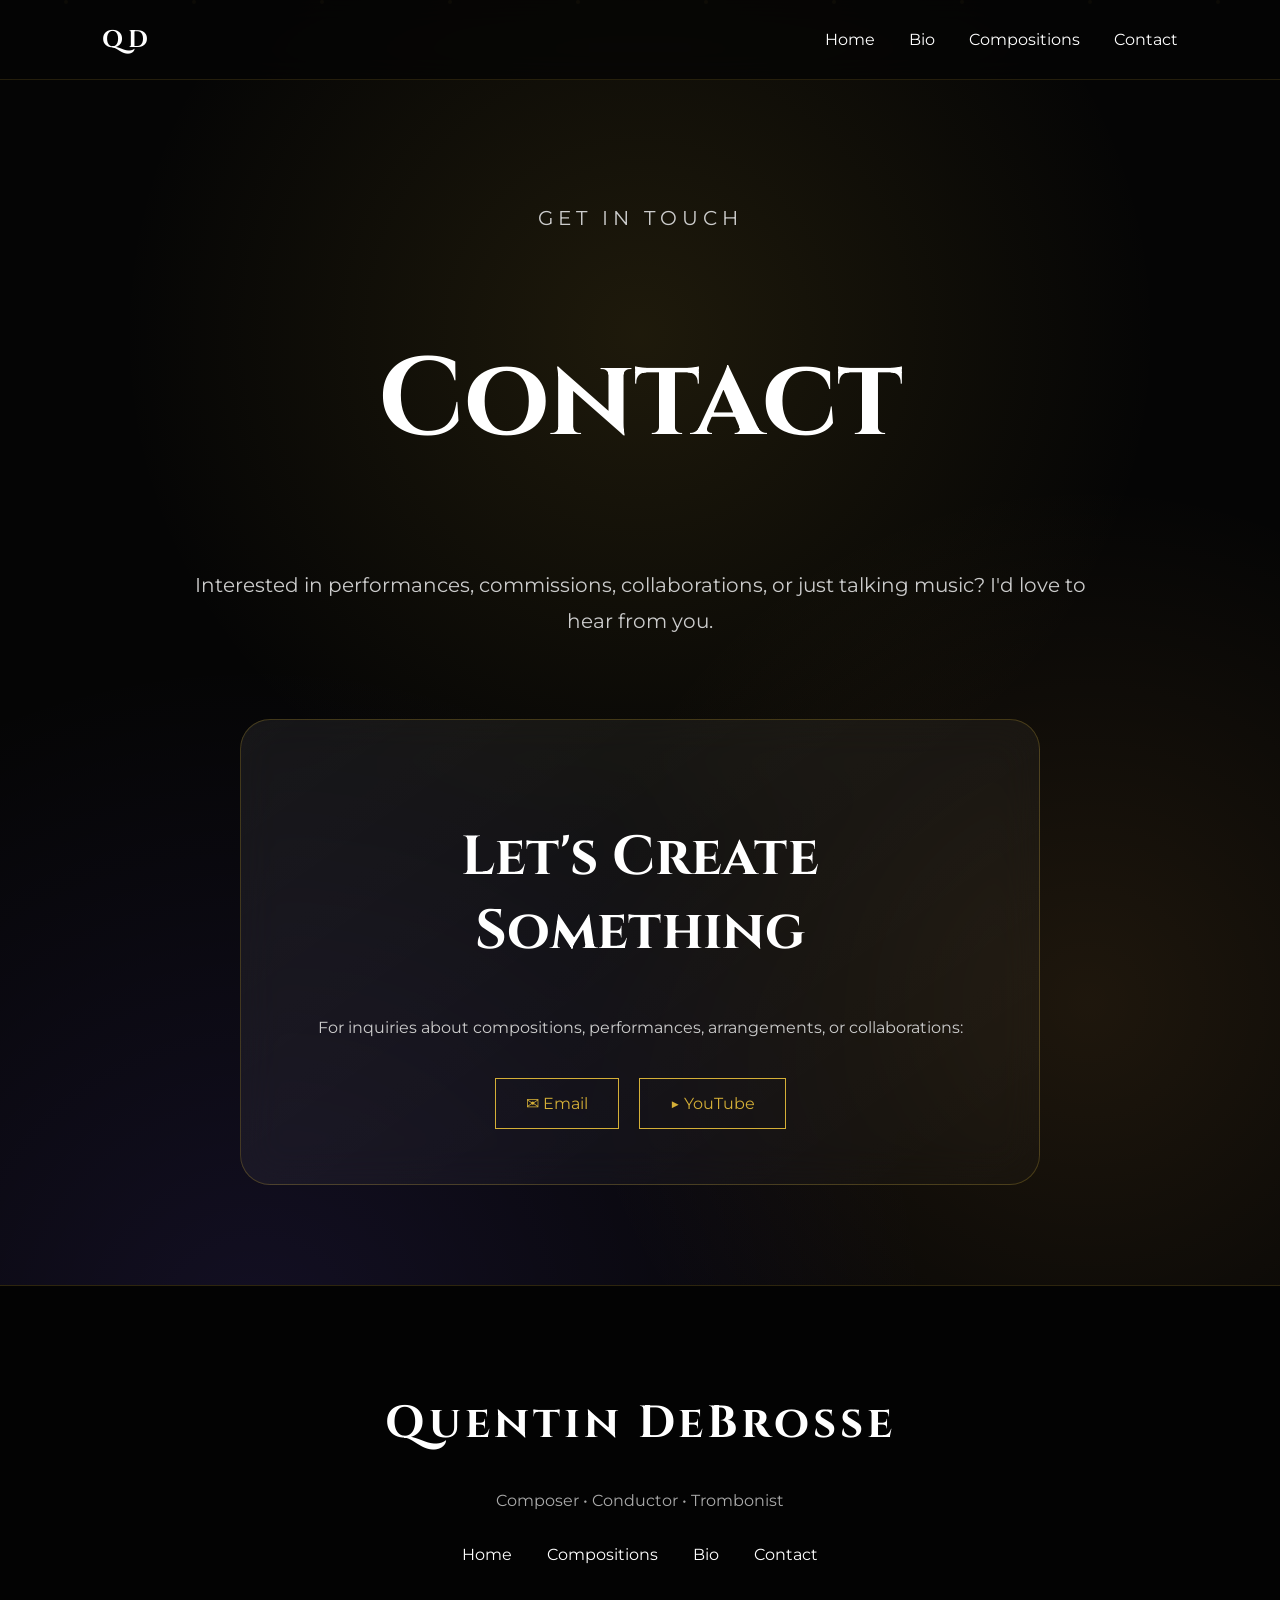
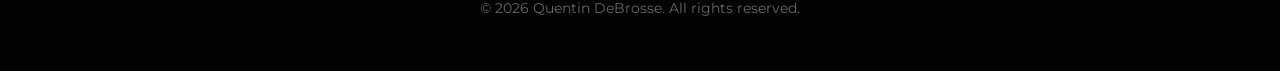
<file: contact.html>
<!DOCTYPE html>
<html>

<head>
<title>Contact | Quentin DeBrosse</title>
<link rel="stylesheet" href="style.css?v=8">
</head>


<body>


<div class="particles">

<span></span><span></span><span></span><span></span><span></span>
<span></span><span></span><span></span><span></span><span></span>

</div>



<nav>

<h2>QD</h2>

<div>
<a href="index.html">Home</a>
<a href="bio.html">Bio</a>
<a href="compositions.html">Compositions</a>
<a href="contact.html">Contact</a>
</div>

</nav>





<section class="contact-page">


<div class="contact-header">


<p class="eyebrow">
GET IN TOUCH
</p>


<h1>
Contact
</h1>


<p>
Interested in performances, commissions, collaborations, or just talking music?
I'd love to hear from you.
</p>


</div>





<div class="contact-card">


<h2>
Let's Create Something
</h2>


<p>

For inquiries about compositions, performances, arrangements, or collaborations:

</p>



<div class="contact-links">


<a href="mailto:quentindebrossemusic@gmail.com">
✉ Email
</a>



<a href="https://www.youtube.com/@quentindebrosse" target="_blank">
▶ YouTube
</a>



</div>


</div>


</section>






<footer>

<h2>Quentin DeBrosse</h2>

<p>
Composer • Conductor • Trombonist
</p>


<div class="footer-links">

<a href="index.html">Home</a>
<a href="compositions.html">Compositions</a>
<a href="bio.html">Bio</a>
<a href="contact.html">Contact</a>

</div>


<p class="copyright">
© 2026 Quentin DeBrosse. All rights reserved.
</p>


</footer>





</body>

</html>
</file>
<file: style.css>
@import url('https://fonts.googleapis.com/css2?family=Cinzel:wght@400;500;600;700&family=Montserrat:wght@300;400;500;700&display=swap');


*{
    box-sizing:border-box;
}


html{
    scroll-behavior:smooth;
}


body{

    margin:0;

    background:#050505;

    color:white;

    font-family:'Montserrat',sans-serif;

    overflow-x:hidden;

}



/* =====================
   AMBIENT GOLD LIGHT
===================== */


.ambient-background{

    position:fixed;

    inset:-30%;

    z-index:-2;

    pointer-events:none;


    background:

    radial-gradient(
        circle at 20% 30%,
        rgba(212,175,55,.45),
        transparent 35%
    ),

    radial-gradient(
        circle at 80% 60%,
        rgba(255,215,90,.35),
        transparent 40%
    ),

    radial-gradient(
        circle at 50% 100%,
        rgba(180,120,0,.35),
        transparent 45%
    );


    filter:blur(100px);


    animation:

    ambientMove 14s ease-in-out infinite alternate;

}



@keyframes ambientMove{


0%{

transform:
translate(-8%,-5%)
scale(1);

}


50%{

transform:
translate(8%,5%)
scale(1.25);

}


100%{

transform:
translate(-5%,10%)
scale(1.1);

}


}






/* =====================
   MOUSE GLOW
===================== */


.mouse-glow{

position:fixed;

width:250px;

height:250px;

border-radius:50%;

background:#d4af37;

opacity:.1;

filter:blur(90px);

pointer-events:none;

z-index:1;

transform:translate(-50%,-50%);

transition:.15s;

}






/* =====================
   PARTICLES
===================== */


.particles{

position:fixed;

inset:0;

overflow:hidden;

pointer-events:none;

z-index:0;

}



.particles span{

position:absolute;

width:4px;

height:4px;

background:#d4af37;

border-radius:50%;

opacity:.35;

animation:float 20s infinite linear;

}



.particles span:nth-child(1){left:5%;animation-duration:18s;}
.particles span:nth-child(2){left:15%;animation-duration:25s;}
.particles span:nth-child(3){left:25%;animation-duration:22s;}
.particles span:nth-child(4){left:35%;animation-duration:30s;}
.particles span:nth-child(5){left:45%;animation-duration:20s;}
.particles span:nth-child(6){left:55%;animation-duration:27s;}
.particles span:nth-child(7){left:65%;animation-duration:23s;}
.particles span:nth-child(8){left:75%;animation-duration:31s;}
.particles span:nth-child(9){left:85%;animation-duration:21s;}
.particles span:nth-child(10){left:95%;animation-duration:28s;}





/* =====================
   PAGE LOADER
===================== */


.page-loader{

position:fixed;

inset:0;

background:#050505;

z-index:9999;

display:flex;

align-items:center;

justify-content:center;

animation:loaderFade 2.5s ease forwards;

}



.loader-logo{

font-family:'Cinzel',serif;

font-size:100px;

letter-spacing:20px;

color:#d4af37;

animation:logoPulse 2s infinite;

}




@keyframes loaderFade{

0%,80%{

opacity:1;

}


100%{

opacity:0;

visibility:hidden;

}

}



@keyframes logoPulse{


50%{

transform:scale(1.08);

text-shadow:

0 0 40px #d4af37;

}


}





/* =====================
   NAVBAR
===================== */


nav{

height:80px;

display:flex;

justify-content:space-between;

align-items:center;

padding:0 8%;

background:rgba(5,5,5,.75);

backdrop-filter:blur(15px);

position:relative;

z-index:10;

border-bottom:

1px solid rgba(212,175,55,.15);

}



nav h2{

font-family:'Cinzel',serif;

letter-spacing:5px;

}



nav a{

color:white;

text-decoration:none;

margin-left:30px;

transition:.3s;

position:relative;

}



nav a:hover{

color:#d4af37;

}



nav a::after{

content:"";

position:absolute;

bottom:-8px;

left:0;

width:0;

height:1px;

background:#d4af37;

transition:.3s;

}



nav a:hover::after{

width:100%;

}




/* =====================
   GLOBAL TEXT
===================== */


.eyebrow{

color:#d4af37;

letter-spacing:5px;

font-size:14px;

}



h1,
h2,
h3{

font-family:'Cinzel',serif;

}



.button{

display:inline-block;

padding:15px 35px;

border:1px solid #d4af37;

color:#d4af37;

text-decoration:none;

transition:.4s;

}



.button:hover{

background:#d4af37;

color:black;

transform:translateY(-5px);

box-shadow:

0 0 35px rgba(212,175,55,.5);

}



.secondary{

border-color:#777;

color:white;

}

/* =====================
   ANIMATIONS
===================== */


@keyframes float{

from{

transform:translateY(110vh);

}

to{

transform:translateY(-20vh);

}

}



@keyframes floatBox{

0%,100%{

transform:translateY(0);

}


50%{

transform:translateY(-12px);

}

}



@keyframes floatText{

0%,100%{

transform:translateY(0);

}


50%{

transform:translateY(-8px);

}

}



@keyframes fadeUp{

from{

opacity:0;

transform:translateY(60px);

}


to{

opacity:1;

transform:none;

}

}



@keyframes titleMove{

from{

opacity:0;

letter-spacing:30px;

}


to{

opacity:1;

letter-spacing:0;

}

}



@keyframes pulse{

from{

transform:scale(1);

}


to{

transform:scale(1.25);

}

}







/* =====================
   HERO
===================== */


.hero{

height:calc(100vh - 80px);

display:flex;

align-items:center;

padding:0 10%;

position:relative;

overflow:hidden;

z-index:2;

}




.background-shape{

position:absolute;

width:650px;

height:650px;

border-radius:50%;


background:

radial-gradient(

circle,

rgba(212,175,55,.35),

transparent 70%

);


right:-220px;

top:40px;


animation:

pulse 8s infinite alternate;

}





.hero-content{

position:relative;

z-index:3;

animation:fadeUp 1.5s ease;

}




.hero h1{

font-size:125px;

line-height:.85;

margin:25px 0;

animation:titleMove 1.5s ease;

letter-spacing:0;

}



.hero-description{

font-size:22px;

max-width:650px;

color:#ccc;

line-height:1.7;

}




.hero-buttons{

display:flex;

gap:20px;

margin-top:40px;

}




/* =====================
   STATUS BADGE
===================== */


.status-badge{

display:inline-flex;

align-items:center;

gap:12px;

margin-top:25px;

padding:12px 22px;

border-radius:40px;

background:

rgba(212,175,55,.08);


border:

1px solid rgba(212,175,55,.35);


color:#d4af37;

font-size:14px;

}



.status-badge span{

width:8px;

height:8px;

border-radius:50%;

background:#d4af37;

animation:blink 2s infinite;

}



@keyframes blink{

50%{

opacity:.25;

}

}





/* =====================
   SCROLL INDICATOR
===================== */


.scroll-indicator{

position:absolute;

bottom:40px;

left:50%;

transform:translateX(-50%);

text-align:center;

z-index:5;

color:#aaa;

font-size:11px;

letter-spacing:5px;

}



.scroll-indicator span{

display:block;

height:60px;

width:2px;

background:#d4af37;

margin:auto;

animation:scrollLine 2s infinite;

}




@keyframes scrollLine{

0%{

height:0;

opacity:0;

}


50%{

height:60px;

opacity:1;

}


100%{

height:0;

opacity:0;

}

}





/* =====================
   FEATURE SECTION
===================== */


.featured{

padding:100px 10%;

position:relative;

z-index:2;

}



.featured h2{

font-size:55px;

margin-bottom:40px;

}





.feature-card{

background:

linear-gradient(

145deg,

rgba(255,255,255,.08),

rgba(255,255,255,.02)

);


border:

1px solid rgba(212,175,55,.25);


backdrop-filter:blur(20px);


padding:55px;

border-radius:30px;


animation:floatBox 8s infinite ease-in-out;


transition:.5s;

}



.feature-card:hover{

border-color:#d4af37;


box-shadow:

0 40px 100px rgba(212,175,55,.18);

}




.feature-card h3{

font-size:85px;

margin:25px 0;

}







/* =====================
   QUICK LINKS
===================== */


.quick-links{

display:grid;

grid-template-columns:repeat(3,1fr);

gap:35px;

padding:0 10% 100px;

position:relative;

z-index:2;

}




.quick-links a{


background:

linear-gradient(

145deg,

rgba(255,255,255,.07),

rgba(255,255,255,.02)

);



border:

1px solid rgba(212,175,55,.2);



border-radius:30px;


padding:45px;


color:white;


text-decoration:none;


animation:floatBox 8s infinite ease-in-out;


transition:.5s;


backdrop-filter:blur(15px);

}




.quick-links a:hover{


transform:translateY(-15px);


border-color:#d4af37;


box-shadow:

0 35px 90px rgba(212,175,55,.2);


}




.quick-links h3{

font-size:35px;

}



.quick-links p{

color:#bbb;

line-height:1.8;

}

/* =====================
   QUOTE SECTION
===================== */


.quote-section{

padding:120px 15%;

text-align:center;

position:relative;

z-index:2;

}



.quote-section p{

font-family:'Cinzel',serif;

font-size:45px;

font-style:italic;

line-height:1.5;

color:#ddd;

}



.quote-section h4{

color:#d4af37;

letter-spacing:5px;

font-weight:400;

}






/* =====================
   COMPOSITIONS PAGE
===================== */


.composition-page{

padding:100px 10%;

position:relative;

z-index:2;

}



.composition-header{

animation:fadeUp 1.5s ease;

margin-bottom:60px;

}



.composition-header h1{

font-size:85px;

margin:20px 0;

}



.composition-header p{

font-size:20px;

color:#ccc;

}





.composition-grid{

display:grid;

grid-template-columns:repeat(2,1fr);

gap:45px;

}





.composition-card{


background:

linear-gradient(

145deg,

rgba(255,255,255,.07),

rgba(255,255,255,.02)

);


border:

1px solid rgba(212,175,55,.25);


border-radius:30px;


padding:30px;


backdrop-filter:blur(20px);


animation:floatBox 8s infinite ease-in-out;


transition:.5s;

}



.composition-card:nth-child(2){

animation-delay:2s;

}



.composition-card:hover{

transform:translateY(-15px);


border-color:#d4af37;


box-shadow:

0 40px 100px rgba(212,175,55,.2);

}





.score-preview{

height:420px;

background:white;

border-radius:20px;

overflow:hidden;

}



.score-preview iframe{

width:100%;

height:100%;

border:none;

}




.tags{

display:flex;

gap:10px;

margin-top:25px;

}



.tags span{

border:

1px solid #d4af37;


color:#d4af37;


padding:7px 15px;


border-radius:30px;


font-size:13px;

}




.composition-card h2{

font-size:50px;

margin:25px 0 5px;

}



.composition-card h3{

font-size:18px;

font-style:italic;

font-weight:300;

color:#999;

}



.composition-card p{

color:#ccc;

line-height:1.8;

}



.info{

display:grid;

grid-template-columns:1fr 1fr;

border-top:

1px solid rgba(255,255,255,.15);


margin-top:25px;

padding-top:25px;

color:#ccc;

}




.buttons{

display:flex;

gap:15px;

margin-top:30px;

}







/* =====================
   BIO PAGE
===================== */


.bio-hero{

min-height:70vh;

display:flex;

flex-direction:column;

justify-content:center;

padding:0 10%;

animation:fadeUp 1.5s ease;

}




.bio-hero h1{

font-size:120px;

line-height:.85;

animation:floatText 6s infinite ease-in-out;

}




.bio-grid{

display:grid;

grid-template-columns:repeat(2,1fr);

gap:40px;

padding:70px 10%;

}



.bio-card{

background:

linear-gradient(

145deg,

rgba(255,255,255,.07),

rgba(255,255,255,.02)

);


border:

1px solid rgba(212,175,55,.2);


border-radius:30px;


padding:45px;


backdrop-filter:blur(20px);


animation:floatBox 7s infinite ease-in-out;

transition:.5s;

}




.bio-card:hover{

border-color:#d4af37;

box-shadow:

0 35px 90px rgba(212,175,55,.2);

}




.bio-card h2{

font-size:45px;

}




.bio-card p{

color:#ccc;

line-height:1.9;

}








/* =====================
   CONTACT PAGE
===================== */


.contact-page{

padding:100px 10%;

display:flex;

flex-direction:column;

align-items:center;

text-align:center;

position:relative;

z-index:2;

}



.contact-header{

max-width:900px;

animation:fadeUp 1.5s ease;

margin-bottom:60px;

}




.contact-header h1{

font-size:110px;

animation:floatText 6s infinite ease-in-out;

}




.contact-header p{

font-size:20px;

color:#ccc;

line-height:1.8;

}



.contact-card{


max-width:800px;

width:100%;


background:

linear-gradient(

145deg,

rgba(255,255,255,.07),

rgba(255,255,255,.02)

);


border:

1px solid rgba(212,175,55,.25);


border-radius:30px;


padding:55px;


backdrop-filter:blur(20px);


animation:floatBox 8s infinite ease-in-out;

}




.contact-card h2{

font-size:55px;

}



.contact-card p{

color:#ccc;

line-height:1.8;

}




.contact-links{

display:flex;

justify-content:center;

gap:20px;

margin-top:35px;

}



.contact-links a{

padding:15px 30px;

border:

1px solid #d4af37;


color:#d4af37;


text-decoration:none;


transition:.4s;

}




.contact-links a:hover{

background:#d4af37;

color:black;

box-shadow:

0 0 40px rgba(212,175,55,.5);

}







/* =====================
   FOOTER
===================== */


footer{

background:#030303;

border-top:

1px solid rgba(212,175,55,.2);


padding:70px 10% 40px;

text-align:center;

position:relative;

z-index:3;

}



footer h2{

font-family:'Cinzel',serif;

font-size:45px;

letter-spacing:4px;

}



footer p{

color:#aaa;

}




.footer-links{

display:flex;

justify-content:center;

gap:35px;

margin:35px 0;

}




.footer-links a{

color:white;

text-decoration:none;

transition:.3s;

}




.footer-links a:hover{

color:#d4af37;

}




.copyright{

font-size:14px;

color:#666;

}





/* =====================
   MOBILE
===================== */


@media(max-width:900px){


nav div{

display:none;

}



.hero{

padding:0 8%;

}



.hero h1{

font-size:70px;

}



.hero-description{

font-size:18px;

}



.hero-buttons{

flex-direction:column;

}



.featured,
.composition-page,
.contact-page{

padding:70px 8%;

}



.feature-card h3{

font-size:55px;

}



.quick-links,
.composition-grid,
.bio-grid{

grid-template-columns:1fr;

}



.composition-header h1{

font-size:60px;

}



.contact-header h1{

font-size:65px;

}



.contact-card{

padding:35px;

}



.contact-links{

flex-direction:column;

}



.footer-links{

flex-direction:column;

gap:15px;

}



.quote-section p{

font-size:30px;

}


}

/* =====================
   COMPOSITION CARD UPGRADES
===================== */


/* GOLD GLOW */

.composition-card{

    position:relative;
    overflow:hidden;

}


.card-glow{

    position:absolute;

    width:300px;
    height:300px;

    right:-120px;
    top:-120px;

    background:#d4af37;

    opacity:.12;

    filter:blur(80px);

    transition:.6s;

    pointer-events:none;

}



.composition-card:hover .card-glow{

    transform:scale(1.5);

    opacity:.25;

}





/* SCORE PREVIEW EFFECT */


.score-preview{

    position:relative;

}



.score-preview iframe{

    transition:.6s;

}



.score-overlay{

    position:absolute;

    inset:0;

    display:flex;

    justify-content:center;

    align-items:flex-end;

    padding-bottom:30px;

    background:

    linear-gradient(
        transparent,
        rgba(0,0,0,.75)
    );


    opacity:0;

    transition:.5s;

    z-index:2;

}




.score-overlay span{

    color:#d4af37;

    border:1px solid #d4af37;

    padding:12px 28px;

    letter-spacing:4px;

    font-size:12px;

    background:rgba(0,0,0,.4);

}





.composition-card:hover .score-overlay{

    opacity:1;

}




.composition-card:hover iframe{

    transform:scale(1.04);

}





/* MOVEMENT LABEL */


.movement-number{

    color:#d4af37;

    font-size:12px;

    letter-spacing:5px;

    margin-top:25px;

    opacity:.8;

}





/* AUDIO PLAYER */


.audio-section{

    margin-top:35px;

    padding-top:25px;

    border-top:1px solid rgba(255,255,255,.15);

}



.audio-section h4{

    color:#d4af37;

    font-size:24px;

    letter-spacing:3px;

    margin-bottom:15px;

}



audio{

    width:100%;

    height:45px;

}





/* EXTRA CARD SHINE */


.composition-card::before{

    content:"";

    position:absolute;

    top:0;

    left:-120%;

    width:70%;

    height:100%;


    background:

    linear-gradient(
        120deg,
        transparent,
        rgba(255,255,255,.08),
        transparent
    );


    transform:skewX(-25deg);

    transition:.8s;

    pointer-events:none;

}



.composition-card:hover::before{

    left:150%;

}





/* TAG HOVER */


.tags span{

    transition:.3s;

}



.tags span:hover{

    background:#d4af37;

    color:black;

}





/* BUTTON POLISH */


.composition-card .button{

    position:relative;

    overflow:hidden;

}



.composition-card .button:hover{

    box-shadow:

    0 0 25px rgba(212,175,55,.5);

}

/* =========================
   ASTRAL SUITE PAGE
========================= */


/* HERO */

.suite-hero{

    min-height:60vh;
    display:flex;
    flex-direction:column;
    justify-content:center;
    align-items:center;
    text-align:center;
    padding:80px 10%;
    position:relative;
    z-index:2;

}


.suite-hero h1{

    font-size:110px;
    margin:20px 0;
    letter-spacing:5px;
    animation:titleMove 1.5s ease;

}


.suite-description{

    max-width:800px;
    color:#ccc;
    font-size:22px;
    line-height:1.8;

}



/* =========================
   ORBIT SECTION
========================= */


.orbit-section{

    display:flex;
    justify-content:center;
    align-items:center;
    padding:100px 0;
    position:relative;
    z-index:2;

}



.orbit-container{

    width:600px;
    height:600px;
    position:relative;

}



/* SVG RING */


.orbit-ring{

    width:100%;
    height:100%;
    animation:orbitSpin 80s linear infinite;

}



@keyframes orbitSpin{

    from{
        transform:rotate(0deg);
    }

    to{
        transform:rotate(360deg);
    }

}



.orbit-base{

    fill:none;
    stroke:#d4af37;
    stroke-width:2;
    opacity:.35;

}



.orbit-segment{

    fill:none;
    stroke:#d4af37;
    stroke-width:12;
    stroke-linecap:round;
    filter:
    drop-shadow(0 0 12px #d4af37);

}



.orbit-segment.locked{

    stroke:#333;
    opacity:.5;
    filter:none;

}





/* CENTER */


.suite-center{

    position:absolute;
    top:50%;
    left:50%;
    transform:translate(-50%,-50%);
    text-align:center;

}


.suite-center h2{

    font-size:55px;
    line-height:.85;
    letter-spacing:5px;
    margin:0;

}


.suite-center p{

    color:#d4af37;
    letter-spacing:4px;

}



/* =========================
   PLANETS
========================= */


.planet{

    position:absolute;
    width:100px;
    height:100px;
    border-radius:50%;
    border:none;

    background:#111;
    color:white;

    display:flex;
    justify-content:center;
    align-items:center;

    cursor:pointer;

    font-family:inherit;

    transition:.4s;

    z-index:5;

}



.planet span{

    font-size:18px;
    font-weight:500;

}



.planet:hover{

    transform:scale(1.15);

}



.planet1{

    top:70px;
    right:60px;

}



.planet2{

    bottom:70px;
    right:130px;

}



.planet3{

    bottom:60px;
    left:130px;

}



.planet4{

    top:270px;
    left:50px;

}



.planet5{

    top:70px;
    left:100px;

}





/* COMPLETED PLANETS */


.aphelion-planet{

    background:
    radial-gradient(circle,#fff2a8,#d4af37);

    color:black;

    box-shadow:
    0 0 40px #d4af37,
    0 0 80px rgba(212,175,55,.5);

}



.umbra-planet{

    background:
    radial-gradient(circle,#555,#050505);

    box-shadow:

    0 0 40px #555,
    0 0 80px rgba(255,255,255,.1);

}





/* LOCKED */

.planet.locked{

    background:#222;
    color:#777;
    border:1px solid #333;

}


.planet.locked:hover{

    transform:scale(1.05);

}



/* =========================
   MOVEMENT DISPLAY
========================= */


.movement-display{

    padding:80px 10%;
    position:relative;
    z-index:2;

}



#movement-content{

    max-width:900px;
    margin:auto;

}



.movement-panel{

    background:#141414;

    border:1px solid #222;

    border-radius:30px;

    padding:55px;

    opacity:0;

    transform:
    translateY(40px);

    pointer-events:none;

    position:absolute;

    width:80%;

    transition:.6s ease;

}



.movement-panel.active-panel{

    opacity:1;

    transform:
    translateY(0);

    pointer-events:auto;

    position:relative;

}



.movement-panel h2{

    font-size:70px;
    margin:0;

}



.movement-subtitle{

    color:#d4af37;
    letter-spacing:4px;
    font-size:14px;

}



.movement-panel p{

    color:#ccc;
    line-height:1.8;
    font-size:18px;

}





/* INFO BOXES */


.movement-meta{

    display:grid;
    grid-template-columns:repeat(3,1fr);
    gap:20px;

    margin:40px 0;

}



.movement-meta div{

    background:#0b0b0b;

    border:1px solid #222;

    padding:25px;

    border-radius:20px;

    color:#ccc;

}





/* AUDIO */


audio{

    width:100%;
    margin-top:30px;

    filter:
    sepia(1)
    saturate(3)
    hue-rotate(350deg);

}





/* LOCKED PANELS */


.locked-panel{

    text-align:center;

}



.locked-message{

    margin-top:40px;

    color:#d4af37;

    letter-spacing:5px;

    font-size:20px;

}



/* =========================
   MOBILE
========================= */


@media(max-width:900px){


.suite-hero h1{

    font-size:60px;

}


.orbit-container{

    width:350px;
    height:350px;

}


.planet{

    width:70px;
    height:70px;

}


.planet span{

    font-size:12px;

}


.movement-panel{

    width:100%;
    padding:35px;

}


.movement-panel h2{

    font-size:45px;

}


.movement-meta{

    grid-template-columns:1fr;

}


}

.preview-planet{

    background:
    radial-gradient(circle,#ffd86b,#8a5b00);

    color:white;

    box-shadow:
    0 0 35px #d4af37,
    0 0 90px rgba(255,190,50,.5);

}



.preview-panel{

    border-color:#d4af37;

}



.preview-panel .locked-message{

    color:#d4af37;

}

/* =========================
   ASTRAL SUITE LIFE EFFECTS
========================= */


/* Floating celestial atmosphere */

.orbit-section::before{

    content:"";

    position:absolute;

    width:900px;
    height:900px;

    border-radius:50%;

    background:
    radial-gradient(
        circle,
        rgba(212,175,55,.18),
        transparent 65%
    );

    filter:blur(40px);

    animation:
    cosmicPulse 10s infinite ease-in-out;

    z-index:-1;

}



@keyframes cosmicPulse{

    0%,100%{

        transform:scale(1);
        opacity:.5;

    }

    50%{

        transform:scale(1.15);
        opacity:1;

    }

}



/* Make planets breathe */

.planet{

    animation:
    planetFloat 6s infinite ease-in-out;

}



.planet1{

    animation-delay:0s;

}


.planet2{

    animation-delay:1.5s;

}


.planet3{

    animation-delay:3s;

}


.planet4{

    animation-delay:4.5s;

}


.planet5{

    animation-delay:6s;

}



@keyframes planetFloat{

    0%,100%{

        margin-top:0;

    }


    50%{

        margin-top:-12px;

    }

}



/* Completed planets feel active */


.aphelion-planet{

    animation:

    starGlow 4s infinite ease-in-out;

}



.umbra-planet{

    animation:

    shadowPulse 6s infinite ease-in-out;

}



@keyframes starGlow{

    0%,100%{

        filter:brightness(1);

    }


    50%{

        filter:brightness(1.5);

    }

}



@keyframes shadowPulse{

    0%,100%{

        filter:brightness(.8);

    }


    50%{

        filter:brightness(1.2);

    }

}





/* Perihelion preview feels like a sun */


.preview-planet{

    animation:

    sunPulse 4s infinite ease-in-out;

}



@keyframes sunPulse{


    0%,100%{

        box-shadow:
        0 0 30px #ffb347,
        0 0 70px rgba(255,180,70,.4);

    }


    50%{

        box-shadow:
        0 0 80px #ffd27d,
        0 0 140px rgba(255,180,70,.7);

    }


}





/* Movement cards fade like entering a new chapter */


.movement-panel.active-panel{

    animation:

    revealMovement .8s ease;

}



@keyframes revealMovement{


    from{

        opacity:0;
        transform:
        translateY(50px)
        scale(.96);

    }


    to{

        opacity:1;
        transform:
        translateY(0)
        scale(1);

    }


}





/* Audio player glow */

.movement-panel audio{

    border-radius:20px;

    box-shadow:

    0 0 30px rgba(212,175,55,.2);

}





/* Orbit ring shimmer */


.orbit-segment.active{

    animation:

    ringGlow 5s infinite ease-in-out;

}



@keyframes ringGlow{


    0%,100%{

        opacity:.7;

    }


    50%{

        opacity:1;

    }


}





/* Little cinematic hover */


.planet:hover span{

    letter-spacing:2px;

    transition:.4s;

}



/* Smooth page entrance */


.suite-hero,
.orbit-section,
.movement-display{

    animation:

    pageReveal 1.5s ease;

}



@keyframes pageReveal{


    from{

        opacity:0;

        transform:
        translateY(30px);

    }


    to{

        opacity:1;

        transform:
        translateY(0);

    }


}

/* =========================
   ASTRAL SUITE ETHEREAL ATMOSPHERE
========================= */


/* Deep space gradient */

body{

    background:

    radial-gradient(
        circle at 50% 20%,
        rgba(212,175,55,.12),
        transparent 35%
    ),

    radial-gradient(
        circle at 20% 80%,
        rgba(120,90,255,.12),
        transparent 40%
    ),

    radial-gradient(
        circle at 85% 60%,
        rgba(255,180,80,.10),
        transparent 35%
    ),

    #050505;

}





/* Nebula glow layer */

.ambient-background{

    opacity:.8;

    filter:
    blur(100px);

}





/* Floating cosmic mist */

.orbit-section::after{

    content:"";

    position:absolute;

    inset:0;

    background:

    radial-gradient(
        circle,
        rgba(255,255,255,.08) 1px,
        transparent 2px
    );

    background-size:80px 80px;

    opacity:.25;

    animation:

    starDrift 40s linear infinite;

    pointer-events:none;

}



@keyframes starDrift{

    from{

        transform:
        translateY(0);

    }


    to{

        transform:
        translateY(-120px);

    }

}





/* More elegant orbit glow */

.orbit-ring{

    filter:

    drop-shadow(
        0 0 25px rgba(212,175,55,.35)
    );

}





/* Center title feels like a constellation */

.suite-center h2{

    text-shadow:

    0 0 20px rgba(212,175,55,.5),

    0 0 50px rgba(212,175,55,.25);

}





/* Planet halos */


.planet::before{

    content:"";

    position:absolute;

    width:180%;

    height:180%;

    border-radius:50%;

    background:

    radial-gradient(
        circle,
        rgba(212,175,55,.18),
        transparent 65%
    );

    z-index:-1;

    opacity:.5;

}





/* More mysterious locked planets */


.planet.locked{

    animation:

    mysteryPulse 7s infinite ease-in-out;

}



@keyframes mysteryPulse{


    0%,100%{

        opacity:.5;

    }


    50%{

        opacity:.9;

    }


}





/* Hero text floating */


.suite-hero h1{

    animation:

    etherealFloat 8s infinite ease-in-out;

}



@keyframes etherealFloat{

    0%,100%{

        transform:
        translateY(0);

    }


    50%{

        transform:
        translateY(-10px);

    }

}





/* Gold dust around movement cards */


.movement-panel{

    backdrop-filter:

    blur(10px);

    background:

    rgba(20,20,20,.75);

}

/* =========================
   ASTRAL SUITE TRUE ETHEREAL MODE
========================= */


/* Only affects Astral Suite atmosphere */

.suite-hero,
.orbit-section,
.movement-display{

    position:relative;
    z-index:2;

}



/* Moving nebula */

body:has(.orbit-section){

    background:

    radial-gradient(
        ellipse at 50% 30%,
        rgba(212,175,55,.18),
        transparent 30%
    ),

    radial-gradient(
        ellipse at 20% 70%,
        rgba(80,60,180,.18),
        transparent 35%
    ),

    radial-gradient(
        ellipse at 90% 80%,
        rgba(255,150,50,.15),
        transparent 30%
    ),

    #030303;

}



/* Big glowing cosmic aura behind orbit */

.orbit-section::before{

    content:"";

    position:absolute;

    width:1000px;
    height:1000px;

    left:50%;
    top:50%;

    transform:
    translate(-50%,-50%);


    background:

    radial-gradient(
        circle,
        rgba(212,175,55,.25),
        rgba(212,175,55,.08) 25%,
        transparent 65%
    );


    filter:blur(40px);


    animation:
    nebulaBreath 12s infinite ease-in-out;


    z-index:-1;

}



@keyframes nebulaBreath{

    0%,100%{

        opacity:.5;
        transform:
        translate(-50%,-50%)
        scale(1);

    }


    50%{

        opacity:1;
        transform:
        translate(-50%,-50%)
        scale(1.25);

    }

}



/* Floating stars */

.orbit-section::after{

    content:"";

    position:absolute;

    inset:0;


    background-image:

    radial-gradient(circle,#fff 1px,transparent 2px),
    radial-gradient(circle,#d4af37 1px,transparent 2px);


    background-size:
    120px 120px,
    200px 200px;


    opacity:.35;


    animation:
    starField 60s linear infinite;


    pointer-events:none;

}



@keyframes starField{

    from{

        background-position:
        0 0,
        0 0;

    }


    to{

        background-position:
        0 -500px,
        0 -800px;

    }

}





/* Make the orbit feel luminous */

.orbit-base{

    stroke:#d4af37;

    opacity:.5;

    filter:
    drop-shadow(0 0 20px #d4af37);

}



.orbit-segment.active{

    filter:

    drop-shadow(
    0 0 20px #d4af37
    )

    drop-shadow(
    0 0 50px rgba(212,175,55,.8)
    );

}



/* Center feels like a celestial object */

.suite-center{

    animation:

    centerFloat 8s infinite ease-in-out;

}



@keyframes centerFloat{

    0%,100%{

        transform:
        translate(-50%,-50%);

    }


    50%{

        transform:
        translate(-50%,-55%);

    }

}



/* Make planets have atmosphere */

.planet{

    overflow:visible;

}



.planet::after{

    content:"";

    position:absolute;

    inset:-20px;


    border-radius:50%;


    background:

    radial-gradient(
        circle,
        rgba(212,175,55,.25),
        transparent 70%
    );


    animation:
    planetAura 5s infinite ease-in-out;


}



@keyframes planetAura{

    0%,100%{

        transform:scale(.8);
        opacity:.3;

    }


    50%{

        transform:scale(1.3);
        opacity:.8;

    }

}

/* =========================
   ASTRAL SUITE NEBULA ENGINE
========================= */


body:has(.orbit-section){

    overflow-x:hidden;

}


/* Huge drifting nebula layers */

body:has(.orbit-section)::before,
body:has(.orbit-section)::after{

    content:"";

    position:fixed;

    inset:-50%;

    z-index:-5;

    pointer-events:none;

}


/* Gold nebula */

body:has(.orbit-section)::before{

    background:

    radial-gradient(
        ellipse at 30% 40%,
        rgba(212,175,55,.35),
        transparent 35%
    ),

    radial-gradient(
        ellipse at 70% 60%,
        rgba(255,180,60,.25),
        transparent 40%
    ),

    radial-gradient(
        ellipse at 50% 20%,
        rgba(255,240,180,.12),
        transparent 30%
    );


    filter:blur(100px);


    animation:

    nebulaMove 25s infinite alternate ease-in-out;

}



/* Purple cosmic depth */

body:has(.orbit-section)::after{


    background:

    radial-gradient(
        ellipse at 20% 80%,
        rgba(80,60,200,.25),
        transparent 40%
    ),

    radial-gradient(
        ellipse at 80% 20%,
        rgba(120,80,255,.18),
        transparent 35%
    );


    filter:blur(130px);


    animation:

    nebulaMove2 35s infinite alternate ease-in-out;

}





@keyframes nebulaMove{


    0%{

        transform:
        translate(-5%,-5%)
        rotate(0deg)
        scale(1);


    }


    100%{

        transform:
        translate(8%,10%)
        rotate(20deg)
        scale(1.3);


    }

}



@keyframes nebulaMove2{


    0%{

        transform:
        translate(10%,5%)
        scale(1);

    }


    100%{

        transform:
        translate(-10%,-10%)
        scale(1.4);

    }

}






/* Atmospheric glow around orbit */


.orbit-container{


    filter:

    drop-shadow(
        0 0 40px rgba(212,175,55,.25)
    );


}





/* Make the whole suite feel suspended */


.orbit-section{


    animation:

    cosmicFloat 12s infinite ease-in-out;


}



@keyframes cosmicFloat{


    0%,100%{

        transform:
        translateY(0);

    }


    50%{

        transform:
        translateY(-15px);

    }

}





/* Cinematic vignette */

body:has(.orbit-section)::marker{

    display:none;

}



.astral-vignette{

    position:fixed;

    inset:0;

    pointer-events:none;

    z-index:20;


    background:

    radial-gradient(
        circle,
        transparent 35%,
        rgba(0,0,0,.65) 100%
    );

}

/* =========================================
   MOBILE — COMPLETE RESPONSIVE OVERHAUL
========================================= */

@media (max-width: 900px){

    /* -------------------------
       GLOBAL
    ------------------------- */

    html{
        overflow-x:hidden;
    }

    body{
        width:100%;
        overflow-x:hidden;
    }


    /* -------------------------
       NAVIGATION
    ------------------------- */

    nav{
        height:auto;
        min-height:70px;
        padding:18px 6%;
        flex-direction:column;
        gap:18px;
        text-align:center;
    }

    nav h2{
        margin:0;
        font-size:24px;
    }

    nav div{
        display:flex;
        justify-content:center;
        align-items:center;
        flex-wrap:wrap;
        gap:10px 20px;
        width:100%;
    }

    nav a{
        margin:0;
        font-size:13px;
        letter-spacing:.5px;
    }


    /* -------------------------
       GLOBAL TYPOGRAPHY
    ------------------------- */

    .eyebrow{
        font-size:11px;
        letter-spacing:3px;
        line-height:1.6;
    }

    h1{
        word-break:normal;
    }

    .button{
        padding:13px 24px;
        font-size:14px;
    }


    /* -------------------------
       HERO
    ------------------------- */

    .hero{
        min-height:calc(100vh - 130px);
        height:auto;
        padding:90px 7%;
        align-items:center;
    }

    .hero-content{
        width:100%;
    }

    .hero h1{
        font-size:clamp(55px, 16vw, 90px);
        line-height:.88;
        margin:20px 0;
        letter-spacing:-2px;
    }

    .hero-description{
        font-size:17px;
        line-height:1.7;
        max-width:100%;
    }

    .hero-buttons{
        flex-direction:column;
        align-items:stretch;
        gap:12px;
        margin-top:30px;
    }

    .hero-buttons .button{
        text-align:center;
        width:100%;
    }


    /* -------------------------
       HERO BACKGROUND
    ------------------------- */

    .background-shape{
        width:350px;
        height:350px;
        right:-180px;
        top:100px;
    }


    /* -------------------------
       FEATURED
    ------------------------- */

    .featured{
        padding:70px 7%;
    }

    .featured h2{
        font-size:38px;
        margin-bottom:30px;
    }

    .feature-card{
        padding:30px 25px;
        border-radius:20px;
    }

    .feature-card h3{
        font-size:clamp(45px, 14vw, 70px);
        line-height:.9;
    }


    /* -------------------------
       QUICK LINKS
    ------------------------- */

    .quick-links{
        grid-template-columns:1fr;
        gap:18px;
        padding:0 7% 70px;
    }

    .quick-links a{
        padding:28px;
        border-radius:20px;
    }

    .quick-links h3{
        font-size:27px;
    }


    /* -------------------------
       COMPOSITIONS
    ------------------------- */

    .composition-page{
        padding:70px 7%;
    }

    .composition-header{
        margin-bottom:40px;
    }

    .composition-header h1{
        font-size:clamp(50px, 14vw, 75px);
        line-height:.9;
        margin:18px 0;
    }

    .composition-header p{
        font-size:17px;
        line-height:1.6;
    }

    .composition-grid{
        grid-template-columns:1fr;
        gap:30px;
    }

    .composition-card{
        padding:20px;
        border-radius:20px;
    }

    .score-preview{
        height:350px;
        border-radius:14px;
    }

    .tags{
        flex-wrap:wrap;
        gap:8px;
    }

    .tags span{
        font-size:11px;
        padding:6px 11px;
    }

    .composition-card h2{
        font-size:40px;
        line-height:1;
    }

    .composition-card h3{
        font-size:16px;
    }

    .composition-card p{
        font-size:15px;
        line-height:1.7;
    }

    .info{
        grid-template-columns:1fr 1fr;
        gap:20px;
        font-size:14px;
        line-height:1.6;
    }

    .buttons{
        flex-direction:column;
        width:100%;
    }

    .buttons .button{
        width:100%;
        text-align:center;
    }

    .composition-card audio{
        width:100%;
    }


    /* -------------------------
       BIO
    ------------------------- */

    .bio-hero{
        min-height:60vh;
        padding:80px 7%;
    }

    .bio-hero h1{
        font-size:clamp(55px, 16vw, 90px);
        line-height:.88;
    }

    .bio-section{
        padding:50px 7%;
    }

    .bio-grid{
        grid-template-columns:1fr;
        gap:20px;
        padding:0 7% 60px;
    }

    .bio-card{
        padding:30px 25px;
        border-radius:20px;
    }

    .bio-card h2{
        font-size:32px;
    }

    .bio-card p{
        font-size:15px;
        line-height:1.7;
    }


    /* -------------------------
       CONTACT
    ------------------------- */

    .contact-page{
        padding:70px 7%;
    }

    .contact-header{
        width:100%;
        margin-bottom:40px;
    }

    .contact-header h1{
        font-size:clamp(55px, 16vw, 90px);
        line-height:.9;
    }

    .contact-header p{
        font-size:17px;
        line-height:1.7;
    }

    .contact-card{
        padding:30px 25px;
        border-radius:20px;
    }

    .contact-card h2{
        font-size:34px;
    }

    .contact-card p{
        font-size:16px;
    }

    .contact-links{
        flex-direction:column;
        width:100%;
    }

    .contact-links a{
        width:100%;
        text-align:center;
    }


    /* -------------------------
       FOOTER
    ------------------------- */

    footer{
        padding:50px 7% 30px;
    }

    footer h2{
        font-size:28px;
    }

    .footer-links{
        flex-wrap:wrap;
        gap:15px 25px;
    }

    .footer-links a{
        font-size:14px;
    }


    /* -------------------------
       PARTICLES
    ------------------------- */

    .particles span{
        width:3px;
        height:3px;
    }


    /* -------------------------
       CARD ANIMATIONS
    ------------------------- */

    .feature-card,
    .composition-card,
    .bio-card,
    .contact-card,
    .quick-links a{

        animation:none;

    }

    .feature-card:hover,
    .composition-card:hover,
    .bio-card:hover,
    .contact-card:hover,
    .quick-links a:hover{

        transform:none;

    }


    /* -------------------------
       3D EFFECT
    ------------------------- */

    .feature-card,
    .composition-card,
    .bio-card,
    .contact-card,
    .quick-links a{

        transform:
            perspective(1000px)
            rotateX(0deg)
            rotateY(0deg);

    }

}


/* =========================================
   SMALL PHONES
========================================= */

@media (max-width: 500px){

    nav{
        padding:16px 5%;
    }

    nav div{
        gap:8px 14px;
    }

    nav a{
        font-size:12px;
    }

    .hero{
        padding:75px 6%;
    }

    .hero h1{
        font-size:18vw;
    }

    .featured{
        padding:60px 6%;
    }

    .quick-links{
        padding-left:6%;
        padding-right:6%;
    }

    .composition-page{
        padding-left:6%;
        padding-right:6%;
    }

    .composition-card{
        padding:17px;
    }

    .score-preview{
        height:300px;
    }

    .info{
        grid-template-columns:1fr;
        gap:15px;
    }

    .bio-grid{
        padding-left:6%;
        padding-right:6%;
    }

    .contact-page{
        padding-left:6%;
        padding-right:6%;
    }

}

/* =========================================
   ASTRAL SUITE — MOBILE
========================================= */

@media (max-width:900px){

    .suite-hero{
        padding:80px 7% 40px;
        text-align:center;
    }

    .suite-hero h1{
        font-size:clamp(48px, 14vw, 75px);
        line-height:.9;
    }

    .suite-description{
        font-size:16px;
        line-height:1.7;
        max-width:100%;
    }


    .orbit-section{
        min-height:auto;
        padding:30px 0 70px;
        overflow:hidden;
    }


    .orbit-container{

        width:min(94vw, 520px);
        height:min(94vw, 520px);

        margin:auto;

        position:relative;

    }


    .orbit-ring{

        width:100%;
        height:100%;

    }


    .suite-center h2{

        font-size:22px;
        line-height:1;

        letter-spacing:3px;

    }


    .suite-center p{

        font-size:11px;

    }


    .planet{

        transform:scale(.8);

    }


    .movement-display{

        padding:0 7% 70px;

    }


    .movement-panel{

        width:100%;
        padding:30px 25px;

        border-radius:20px;

    }


    .movement-panel h2{

        font-size:40px;

    }


    .movement-panel p{

        font-size:15px;
        line-height:1.7;

    }


    .movement-meta{

        grid-template-columns:1fr;

        gap:15px;

    }


    .movement-panel audio{

        width:100%;

    }

}


@media(max-width:500px){

    .orbit-container{

        width:94vw;
        height:94vw;

    }

    .planet{

        transform:scale(.68);

    }

    .suite-center h2{

        font-size:18px;

    }

}

/* =====================
   ZENITH PREVIEW
===================== */

.zenith-planet{

    border-color:#b9cbe0 !important;

    color:#dce9f7 !important;

    background:
        radial-gradient(
            circle at 35% 30%,
            rgba(235,245,255,.35),
            rgba(120,150,190,.12) 45%,
            rgba(20,25,35,.8) 100%
        );

    box-shadow:
        0 0 18px rgba(190,215,240,.25),
        0 0 45px rgba(150,185,225,.12);

    animation:
        zenithPulse 5s ease-in-out infinite;

}


.zenith-planet:hover{

    border-color:#eef7ff !important;

    color:white !important;

    box-shadow:
        0 0 30px rgba(215,235,255,.55),
        0 0 70px rgba(160,195,235,.25);

    transform:scale(1.08);

}


.preview-segment{

    stroke:#b9cbe0 !important;

    filter:
        drop-shadow(0 0 6px rgba(190,215,240,.45));

    opacity:.75;

    animation:
        zenithOrbitGlow 4s ease-in-out infinite;

}


.zenith-preview-panel{

    border-color:rgba(190,215,240,.35);

    box-shadow:
        0 0 45px rgba(150,185,225,.08);

}


.zenith-preview-panel h2{

    color:#dce9f7;

}


.zenith-preview-panel .movement-subtitle{

    color:#aebfd3;

}


.zenith-preview-panel .locked-message{

    color:#b9cbe0;

    border-color:rgba(185,203,224,.35);

}


@keyframes zenithPulse{

    0%,100%{

        box-shadow:
            0 0 18px rgba(190,215,240,.18),
            0 0 40px rgba(150,185,225,.08);

        transform:scale(1);

    }

    50%{

        box-shadow:
            0 0 30px rgba(215,235,255,.42),
            0 0 65px rgba(160,195,235,.18);

        transform:scale(1.04);

    }

}


@keyframes zenithOrbitGlow{

    0%,100%{

        opacity:.55;

    }

    50%{

        opacity:1;

    }

}


/* =====================
   ZENITH PREVIEW LABEL
===================== */

.zenith-planet::after{

    content:"";

    position:absolute;

    inset:-10px;

    border:1px solid rgba(190,215,240,.18);

    border-radius:50%;

    animation:
        zenithHalo 4s ease-in-out infinite;

    pointer-events:none;

}


@keyframes zenithHalo{

    0%,100%{

        transform:scale(.9);

        opacity:.15;

    }

    50%{

        transform:scale(1.2);

        opacity:.5;

    }

}

/* =========================================
   ZENITH — COLORFUL CELESTIAL PLANET
========================================= */

button.zenith-planet{
    position:absolute;
    z-index:20;

    background:
        radial-gradient(
            circle at 30% 25%,
            #ffffff 0%,
            #8fffff 9%,
            #00d9ff 24%,
            transparent 45%
        ),
        radial-gradient(
            circle at 75% 70%,
            #ff45d8 0%,
            #a43cff 30%,
            transparent 62%
        ),
        radial-gradient(
            circle at 20% 80%,
            #4055ff 0%,
            #181052 52%,
            transparent 80%
        ),
        #21105c !important;

    border:2px solid #d8faff !important;

    color:#ffffff !important;

    box-shadow:
        0 0 18px rgba(0,220,255,.85),
        0 0 42px rgba(170,50,255,.65),
        0 0 75px rgba(255,40,200,.4);

    transform:scale(1);

    transition:
        transform .6s cubic-bezier(.2,.8,.2,1),
        box-shadow .6s ease,
        filter .6s ease;

    overflow:visible;

    isolation:isolate;

    animation:
        zenithColorShift 8s linear infinite,
        zenithGlow 4s ease-in-out infinite;
}


/* =========================================
   COLOR SHIFT
========================================= */

@keyframes zenithColorShift{

    0%{
        filter:hue-rotate(0deg);
    }

    50%{
        filter:hue-rotate(25deg);
    }

    100%{
        filter:hue-rotate(0deg);
    }

}


/* =========================================
   BREATHING GLOW
========================================= */

@keyframes zenithGlow{

    0%,100%{

        box-shadow:
            0 0 18px rgba(0,220,255,.8),
            0 0 42px rgba(170,50,255,.55),
            0 0 75px rgba(255,40,200,.3);

    }

    50%{

        box-shadow:
            0 0 28px rgba(0,240,255,1),
            0 0 60px rgba(180,60,255,.8),
            0 0 100px rgba(255,50,210,.5);

    }

}


/* =========================================
   ROTATING AURA
========================================= */

button.zenith-planet::before{

    content:"";

    position:absolute;

    inset:-12px;

    border-radius:50%;

    background:
        conic-gradient(
            from 0deg,
            transparent,
            rgba(0,230,255,.5),
            transparent,
            rgba(255,50,220,.55),
            transparent,
            rgba(100,80,255,.5),
            transparent
        );

    filter:blur(5px);

    opacity:.75;

    z-index:-1;

    pointer-events:none;

    animation:zenithAura 6s linear infinite;

}


@keyframes zenithAura{

    from{
        transform:rotate(0deg) scale(.95);
    }

    to{
        transform:rotate(360deg) scale(1.08);
    }

}


/* =========================================
   SMOOTH HOVER
========================================= */

button.zenith-planet:hover{

    transform:scale(1.12) !important;

    filter:
        brightness(1.15)
        saturate(1.2);

    box-shadow:
        0 0 30px rgba(0,240,255,1),
        0 0 65px rgba(180,50,255,.9),
        0 0 115px rgba(255,50,210,.65);

}


/* =========================================
   KEEP PLANET ABOVE MOVEMENT CARDS
========================================= */

.orbit-section,
.orbit-container{

    position:relative;

    z-index:10;

}

.planet{

    z-index:20;

}

.movement-display{

    position:relative;

    z-index:2;

}
</file>
